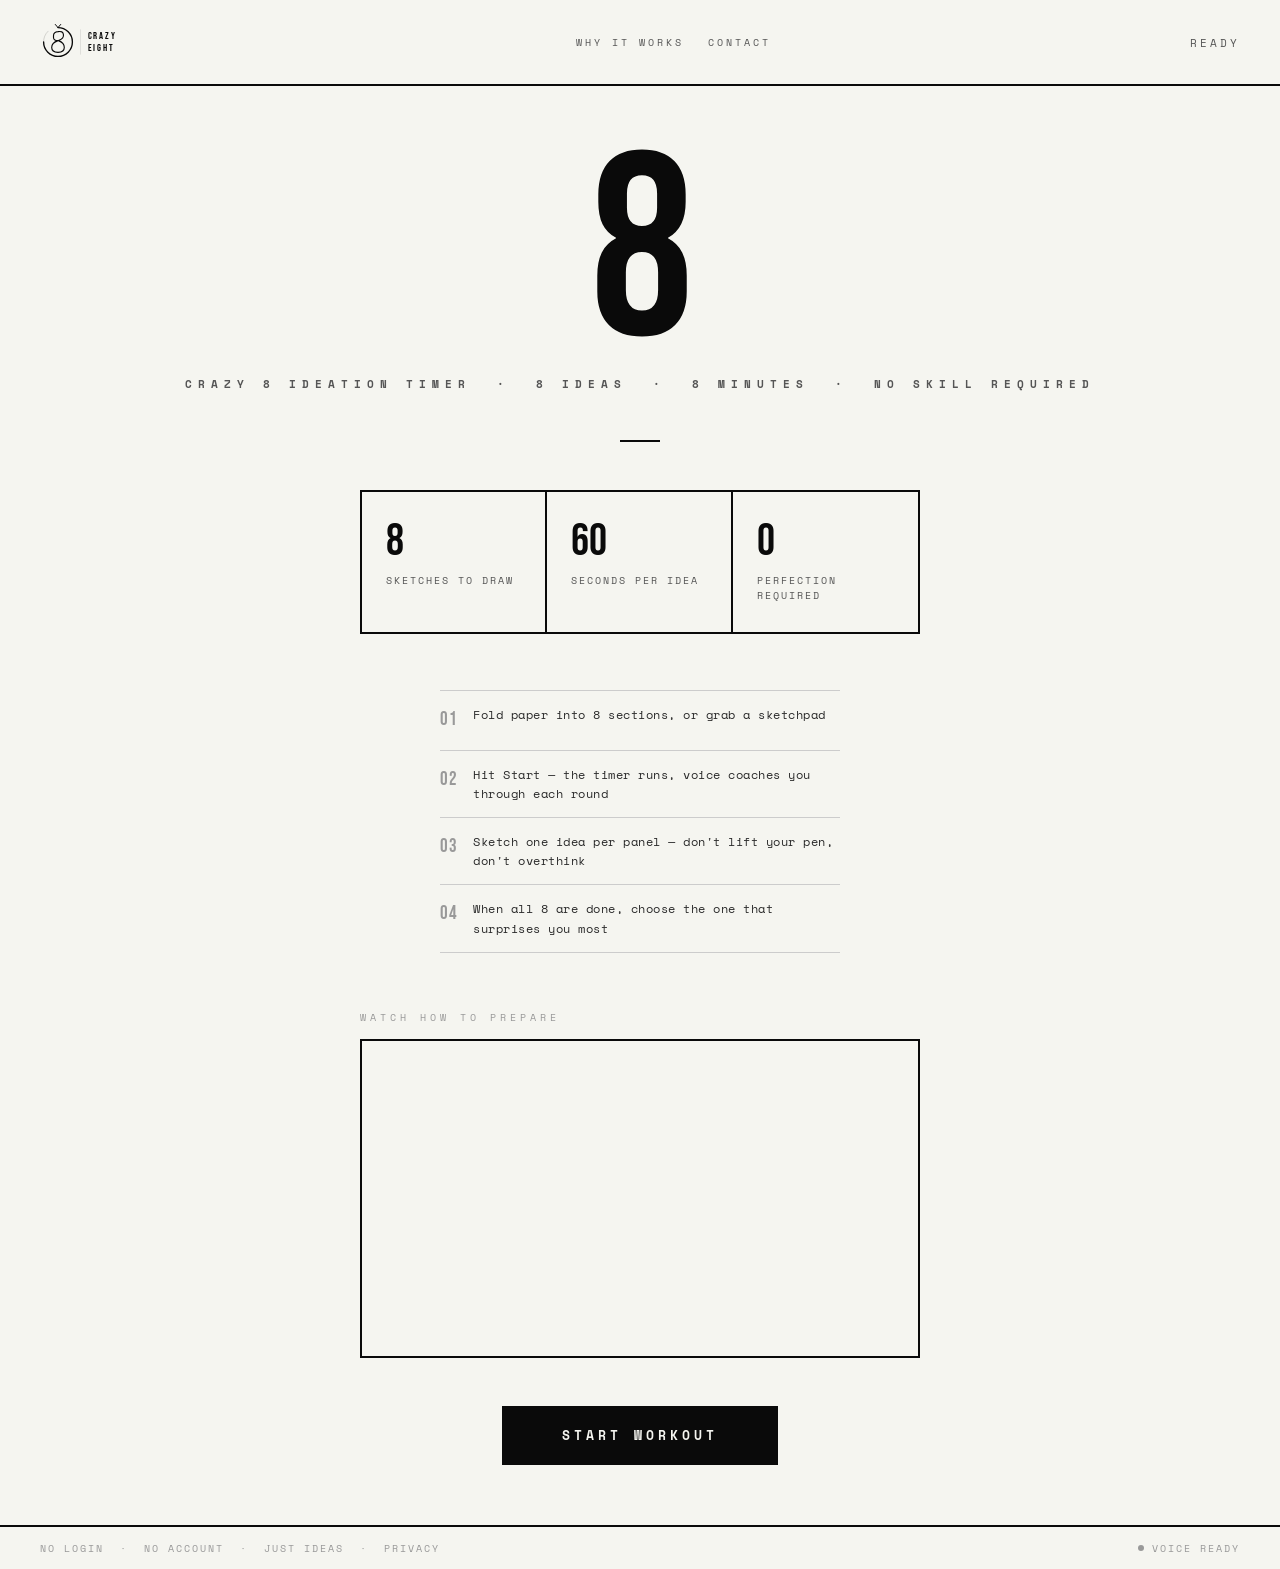
<file: index.html>
<!DOCTYPE html>
<html lang="en">
<head>
  <meta charset="UTF-8">
  <meta name="viewport" content="width=device-width, initial-scale=1.0">
  <title>Crazy 8 Ideation Timer | Free Design Sprint Tool</title>
  <meta name="description" content="Run a Crazy 8 ideation session in your browser. Free timed tool that coaches you through 8 sketches in 8 minutes requires no account, no install, just ideas.">
  <meta name="keywords" content="crazy 8 ideation, crazy eights design sprint, ideation timer, design sprint exercise, 8 ideas 8 minutes, UX ideation tool">
  <link rel="canonical" href="https://crazy8ideation.com/">
  <link rel="icon" type="image/svg+xml" href="/favicon.svg">

  <!-- Metadata for SEO -->
  <meta property="og:type" content="website">
  <meta property="og:url" content="https://crazy8ideation.com/">
  <meta property="og:title" content="Crazy 8 Ideation Timer | Free Design Sprint Tool">
  <meta property="og:description" content="8 ideas in 8 minutes. Free browser-based timer with voice coaching for the Crazy 8 design sprint exercise. No account required.">
  <meta name="twitter:card" content="summary">
  <meta name="twitter:title" content="Crazy 8 Ideation Timer | Free Design Sprint Tool">
  <meta name="twitter:description" content="8 ideas in 8 minutes. Free browser-based timer with voice coaching for the Crazy 8 design sprint exercise.">

  <!-- Structured data -->
  <script type="application/ld+json">
  {
    "@context": "https://schema.org",
    "@type": "WebApplication",
    "name": "Crazy 8 Ideation Timer",
    "url": "https://crazy8ideation.com/",
    "description": "A free browser-based timer for the Crazy 8 design sprint ideation exercise. Guides you through 8 sketches in 8 minutes with voice coaching and visual progress tracking.",
    "applicationCategory": "DesignApplication",
    "operatingSystem": "Any",
    "browserRequirements": "Requires JavaScript",
    "offers": {
      "@type": "Offer",
      "price": "0",
      "priceCurrency": "GBP"
    },
    "featureList": [
      "8-round countdown timer with visual ring",
      "Voice coaching between rounds",
      "Visual sketch progress tracker",
      "Convergent thinking reflection prompts",
      "No account or installation required"
    ]
  }
  </script>

  <link rel="preconnect" href="https://fonts.googleapis.com">
  <link rel="preconnect" href="https://fonts.gstatic.com" crossorigin>
  <link href="https://fonts.googleapis.com/css2?family=Space+Mono:wght@400;700&family=Bebas+Neue&display=swap" rel="stylesheet">
  <link rel="stylesheet" href="crazy_eight.css">
</head>
<body>
  <div class="shell">

    <!-- Header Section -->
    <header class="topbar">
      <a class="wordmark wordmark-link" href="index.html" onclick="resetToStart(); return false;" aria-label="Crazy 8 — go to home">
        <svg viewBox="0 0 260 80" height="36" xmlns="http://www.w3.org/2000/svg" aria-hidden="true">
          <path d="M40 8 A32 32 0 1 1 8 40" fill="none" stroke="var(--black)" stroke-width="3" stroke-linecap="round"/>
          <path d="M8 40 A32 32 0 0 1 18 16" fill="none" stroke="var(--black)" stroke-width="1.2" stroke-linecap="round" opacity=".28"/>
          <line x1="40" y1="8" x2="34" y2="1" stroke="var(--black)" stroke-width="2.2" stroke-linecap="round"/>
          <line x1="40" y1="8" x2="46" y2="1" stroke="var(--black)" stroke-width="2.2" stroke-linecap="round"/>
          <path d="M30 26 Q30 18 40 17 Q51 15 52 23 Q54 32 41 37 Q54 42 54 52 Q54 62 40 63 Q26 62 26 52 Q26 42 40 37 Q30 37 30 30Z" fill="none" stroke="var(--black)" stroke-width="2.5" stroke-linecap="round" stroke-linejoin="round"/>
          <line x1="90" y1="12" x2="90" y2="68" stroke="var(--black)" stroke-width="1" opacity=".2"/>
          <text x="106" y="34" style="font-size:22px;font-weight:400;fill:var(--black);font-family:'Bebas Neue',sans-serif;letter-spacing:4px;">CRAZY</text>
          <text x="106" y="60" style="font-size:22px;font-weight:400;fill:var(--black);font-family:'Bebas Neue',sans-serif;letter-spacing:4px;">EIGHT</text>
        </svg>
      </a>
      <nav class="topbar-nav">
        <a class="topbar-nav-link" href="why.html">Why It Works</a>
        <a class="topbar-nav-link" href="contact.html">Contact</a>
      </nav>
      <div class="topbar-status" id="topbarStatus">READY</div>
    </header>

    <!-- Main Section -->
    <main>
    <!-- Onboarding Section -->
    <section class="screen active" id="startScreen">

      <!-- Hero Section-->
      <div class="hero-number">8</div>
      <h1 class="hero-label">Crazy 8 Ideation Timer &nbsp;·&nbsp; 8 Ideas &nbsp;·&nbsp; 8 Minutes &nbsp;·&nbsp; No Skill Required</h1>
      <div class="divider"></div>

      <div class="rule-grid">
        <div class="rule-item">
          <div class="rule-n">8</div>
          <div class="rule-txt">Sketches to draw</div>
        </div>
        <div class="rule-item">
          <div class="rule-n">60</div>
          <div class="rule-txt">Seconds per idea</div>
        </div>
        <div class="rule-item">
          <div class="rule-n">0</div>
          <div class="rule-txt">Perfection required</div>
        </div>
      </div>

      <div class="how-list">
        <div class="how-list-item">
          <span class="how-n">01</span>
          <span>Fold paper into 8 sections, or grab a sketchpad</span>
        </div>
        <div class="how-list-item">
          <span class="how-n">02</span>
          <span>Hit Start — the timer runs, voice coaches you through each round</span>
        </div>
        <div class="how-list-item">
          <span class="how-n">03</span>
          <span>Sketch one idea per panel — don't lift your pen, don't overthink</span>
        </div>
        <div class="how-list-item">
          <span class="how-n">04</span>
          <span>When all 8 are done, choose the one that surprises you most</span>
        </div>
      </div>

      <div class="video-section">
        <div class="video-label">Watch how to prepare</div>
        <div class="video-wrap">
          <iframe
            src="https://www.youtube.com/embed/UXOLJy0E7Pg?start=75"
            title="How to prepare for the Crazy 8 exercise?"
            allow="accelerometer; autoplay; clipboard-write; encrypted-media; gyroscope; picture-in-picture"
            allowfullscreen>
          </iframe>
        </div>
      </div>

      <button class="btn-start" onclick="startWorkout()">
        <span>Start Workout</span>
      </button>

    </section>

    <!-- Timer Section -->
    <section class="screen" id="exerciseScreen">

      <!-- Left panel: timer + controls -->
      <div class="panel-left">

        <div class="round-meta">
          <div class="round-tag">Round <span id="roundNum">1</span> of 8</div>
          <div class="round-prompt" id="promptText">Sketch your first idea</div>
          <div class="prompt-hint" id="promptHint"></div>
        </div>

        <div class="timer-wrap">
          <svg class="timer-svg" viewBox="0 0 200 200">
            <circle class="t-bg" cx="100" cy="100" r="92"/>
            <circle class="t-ring" id="tRing" cx="100" cy="100" r="92"/>
          </svg>
          <div class="timer-face">
            <div class="timer-digits" id="timerDigits">60</div>
            <div class="timer-sub">seconds</div>
          </div>
        </div>

        <div class="progress-wrap">
          <div class="progress-meta">
            <span>Overall Progress</span>
            <span id="progressLabel">0 / 8</span>
          </div>
          <div class="progress-track">
            <div class="progress-thumb" id="progressThumb" style="width:0%"></div>
          </div>
        </div>

        <div class="controls">
          <button class="ctrl-btn" id="pauseBtn" onclick="togglePause()" title="Pause / Resume">II</button>
          <button class="ctrl-btn" onclick="stopWorkout()" title="Stop">&#9632;</button>
          <button class="ctrl-btn active-ctrl" id="voiceBtn" onclick="toggleVoice()" title="Voice on/off">&#9834;</button>
          <span class="voice-label">Voice</span>
        </div>

      </div>

      <!-- Right panel: sketch tracker -->
      <div class="panel-right">
        <div class="panel-right-label">Your Sketches</div>
        <div class="sketch-list" id="sketchList">
          <!-- Filled by JavaScript -->
        </div>
      </div>

    </section>

    <!-- Convergence Section -->
    <section class="screen" id="completionScreen">

      <div class="done-tag">Workout Complete</div>
      <div class="done-title">DONE.</div>
      <div class="done-divider"></div>
      <p class="done-message">
        Eight ideas in eight minutes.<br>
        Your creative muscle just got stronger.
      </p>

      <div class="reflection-section">
        <div class="reflection-intro">Now we can slow down.</div>
        <ul class="reflection-list">
          <li class="reflection-q">VOTE or SELECT THE BEST</li>
          <li class="reflection-q">Which idea surprises you?</li>
          <li class="reflection-q">Which idea solves the problem best?</li>
          <li class="reflection-q">Can two ideas be combined?</li>
        </ul>
      </div>

      <div class="done-stats">
        <div class="done-stat">
          <div class="done-stat-n">8</div>
          <div class="done-stat-l">Ideas created</div>
        </div>
        <div class="done-stat">
          <div class="done-stat-n">8m</div>
          <div class="done-stat-l">Total time</div>
        </div>
        <div class="done-stat">
          <div class="done-stat-n">∞</div>
          <div class="done-stat-l">Possibilities</div>
        </div>
      </div>

      <div class="btn-row">
        <button class="btn-ghost" onclick="restartWorkout()">Again</button>
        <button class="btn-ghost" onclick="resetToStart()">Home</button>
      </div>

    </section>

    </main>

    <!-- Footer Section -->
    <footer class="bottombar">
      <div class="bottombar-note">No login &nbsp;·&nbsp; No account &nbsp;·&nbsp; Just ideas &nbsp;·&nbsp; <a class="footer-privacy-link" href="privacy.html">Privacy</a></div>
      <div class="voice-status">
        <div class="voice-dot" id="voiceDot"></div>
        <span id="voiceStatusText">Voice ready</span>
      </div>
    </footer>

  </div><!-- /shell -->


  <script src="crazy_eight.js"></script>
</body>
</html>
</file>
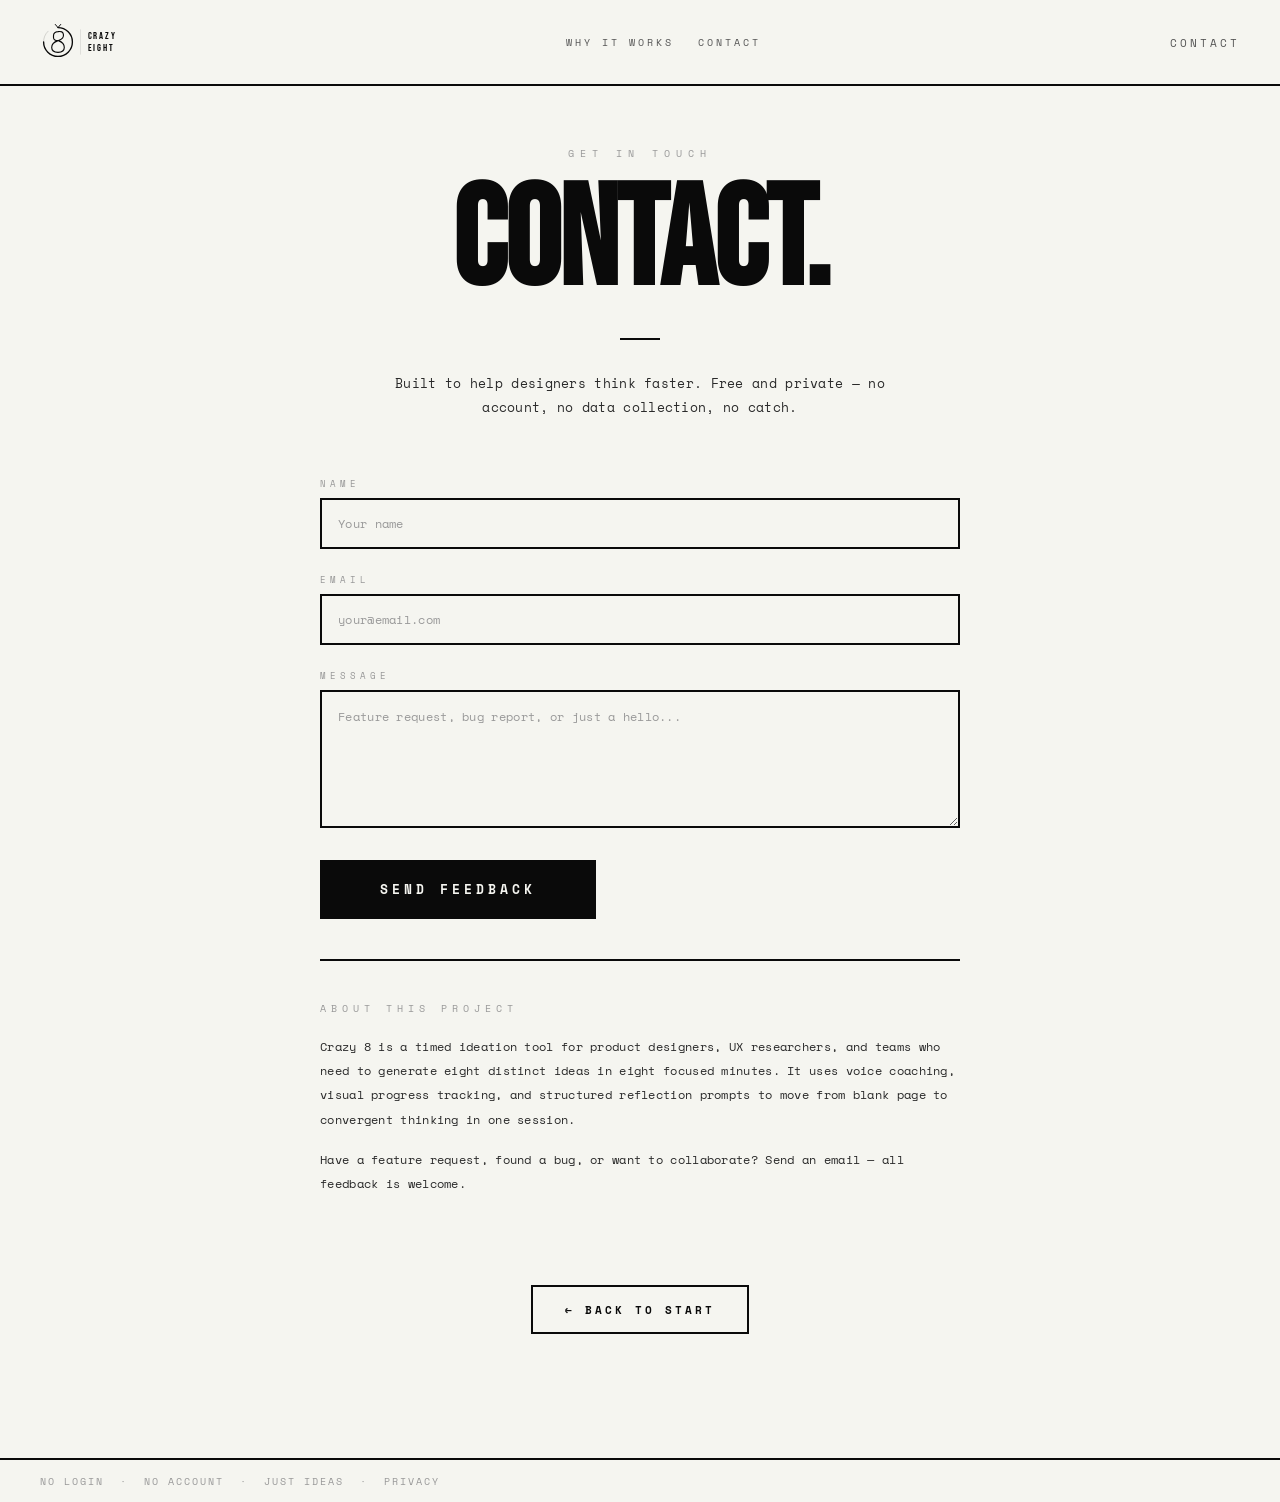
<file: contact.html>
<!DOCTYPE html>
<html lang="en">
<head>
  <meta charset="UTF-8">
  <meta name="viewport" content="width=device-width, initial-scale=1.0">
  <title>Contact - Crazy 8 Ideation Timer</title>
  <meta name="description" content="Send feedback, report a bug, or get in touch about the free Crazy 8 ideation timer. No account required, all feedback welcome.">
  <link rel="canonical" href="https://crazy8ideation.com/contact.html">
  <link rel="icon" type="image/svg+xml" href="/favicon.svg">

  <meta property="og:type" content="website">
  <meta property="og:url" content="https://crazy8ideation.com/contact.html">
  <meta property="og:title" content="Contact - Crazy 8 Ideation Timer">
  <meta property="og:description" content="Send feedback, report a bug, or get in touch about the free Crazy 8 ideation timer.">
  <meta name="twitter:card" content="summary">
  <meta name="twitter:title" content="Contact - Crazy 8 Ideation Timer">
  <meta name="twitter:description" content="Send feedback, report a bug, or get in touch about the free Crazy 8 ideation timer.">

  <script type="application/ld+json">
  {
    "@context": "https://schema.org",
    "@type": "ContactPage",
    "name": "Contact Crazy 8 Ideation Timer",
    "url": "https://crazy8ideation.com/contact.html",
    "isPartOf": {
      "@type": "WebSite",
      "name": "Crazy 8 Ideation Timer",
      "url": "https://crazy8ideation.com/"
    }
  }
  </script>

  <link rel="preconnect" href="https://fonts.googleapis.com">
  <link rel="preconnect" href="https://fonts.gstatic.com" crossorigin>
  <link href="https://fonts.googleapis.com/css2?family=Space+Mono:wght@400;700&family=Bebas+Neue&display=swap" rel="stylesheet">
  <link rel="stylesheet" href="crazy_eight.css">
</head>
<body>
  <div class="shell">

    <!-- Header Section -->
    <header class="topbar">
      <a class="wordmark wordmark-link" href="index.html" aria-label="Crazy 8 — go to home">
        <svg viewBox="0 0 260 80" height="36" xmlns="http://www.w3.org/2000/svg" aria-hidden="true">
          <path d="M40 8 A32 32 0 1 1 8 40" fill="none" stroke="var(--black)" stroke-width="3" stroke-linecap="round"/>
          <path d="M8 40 A32 32 0 0 1 18 16" fill="none" stroke="var(--black)" stroke-width="1.2" stroke-linecap="round" opacity=".28"/>
          <line x1="40" y1="8" x2="34" y2="1" stroke="var(--black)" stroke-width="2.2" stroke-linecap="round"/>
          <line x1="40" y1="8" x2="46" y2="1" stroke="var(--black)" stroke-width="2.2" stroke-linecap="round"/>
          <path d="M30 26 Q30 18 40 17 Q51 15 52 23 Q54 32 41 37 Q54 42 54 52 Q54 62 40 63 Q26 62 26 52 Q26 42 40 37 Q30 37 30 30Z" fill="none" stroke="var(--black)" stroke-width="2.5" stroke-linecap="round" stroke-linejoin="round"/>
          <line x1="90" y1="12" x2="90" y2="68" stroke="var(--black)" stroke-width="1" opacity=".2"/>
          <text x="106" y="34" style="font-size:22px;font-weight:400;fill:var(--black);font-family:'Bebas Neue',sans-serif;letter-spacing:4px;">CRAZY</text>
          <text x="106" y="60" style="font-size:22px;font-weight:400;fill:var(--black);font-family:'Bebas Neue',sans-serif;letter-spacing:4px;">EIGHT</text>
        </svg>
      </a>
      <nav class="topbar-nav">
        <a class="topbar-nav-link" href="why.html">Why It Works</a>
        <a class="topbar-nav-link" href="contact.html">Contact</a>
      </nav>
      <div class="topbar-status">CONTACT</div>
    </header>

    <main>
    <section class="screen active" id="contactScreen">

      <div class="page-hero">
        <div class="page-eyebrow">Get in Touch</div>
        <h1 class="page-big-title">CONTACT.</h1>
        <div class="done-divider" style="margin:32px auto;"></div>
        <p class="page-intro">Built to help designers think faster. Free and private — no account, no data collection, no catch.</p>
      </div>

      <form class="feedback-form" name="feedback" method="POST" action="/success.html" data-netlify="true" id="feedbackForm">
        <input type="hidden" name="form-name" value="feedback">
        <div class="form-group">
          <label class="form-label" for="feedbackName">Name</label>
          <input class="form-input" type="text" id="feedbackName" name="name" placeholder="Your name" required>
        </div>
        <div class="form-group">
          <label class="form-label" for="feedbackEmail">Email</label>
          <input class="form-input" type="email" id="feedbackEmail" name="reply-to" placeholder="your@email.com">
        </div>
        <div class="form-group">
          <label class="form-label" for="feedbackMessage">Message</label>
          <textarea class="form-textarea" id="feedbackMessage" name="message" rows="5" placeholder="Feature request, bug report, or just a hello..." required></textarea>
        </div>
        <button class="btn-start" type="submit"><span>Send Feedback</span></button>
      </form>
      <p id="feedbackSuccess" style="display:none; margin-top:16px; font-size:0.78rem; letter-spacing:1px; text-transform:uppercase;">Message sent. Thanks!</p>

      <div class="contact-about">
        <div class="contact-about-label">About this project</div>
        <p class="contact-about-text">Crazy 8 is a timed ideation tool for product designers, UX researchers, and teams who need to generate eight distinct ideas in eight focused minutes. It uses voice coaching, visual progress tracking, and structured reflection prompts to move from blank page to convergent thinking in one session.</p>
        <p class="contact-about-text">Have a feature request, found a bug, or want to collaborate? Send an email — all feedback is welcome.</p>
      </div>

      <div class="page-back">
        <a class="btn-ghost" href="index.html">&#8592; Back to Start</a>
      </div>

    </section>
    </main>

    <!-- Footer Section -->
    <footer class="bottombar">
      <div class="bottombar-note">No login &nbsp;·&nbsp; No account &nbsp;·&nbsp; Just ideas &nbsp;·&nbsp; <a class="footer-privacy-link" href="privacy.html">Privacy</a></div>
    </footer>

  </div><!-- /shell -->

  <script>
    document.getElementById('feedbackForm').addEventListener('submit', function(e) {
      e.preventDefault();
      var form = this;
      fetch('/', {
        method: 'POST',
        headers: { 'Content-Type': 'application/x-www-form-urlencoded' },
        body: new URLSearchParams(new FormData(form)).toString()
      }).then(function() {
        form.style.display = 'none';
        document.getElementById('feedbackSuccess').style.display = 'block';
      }).catch(function() {
        alert('Something went wrong. Please try again.');
      });
    });
  </script>
</body>
</html>
</file>
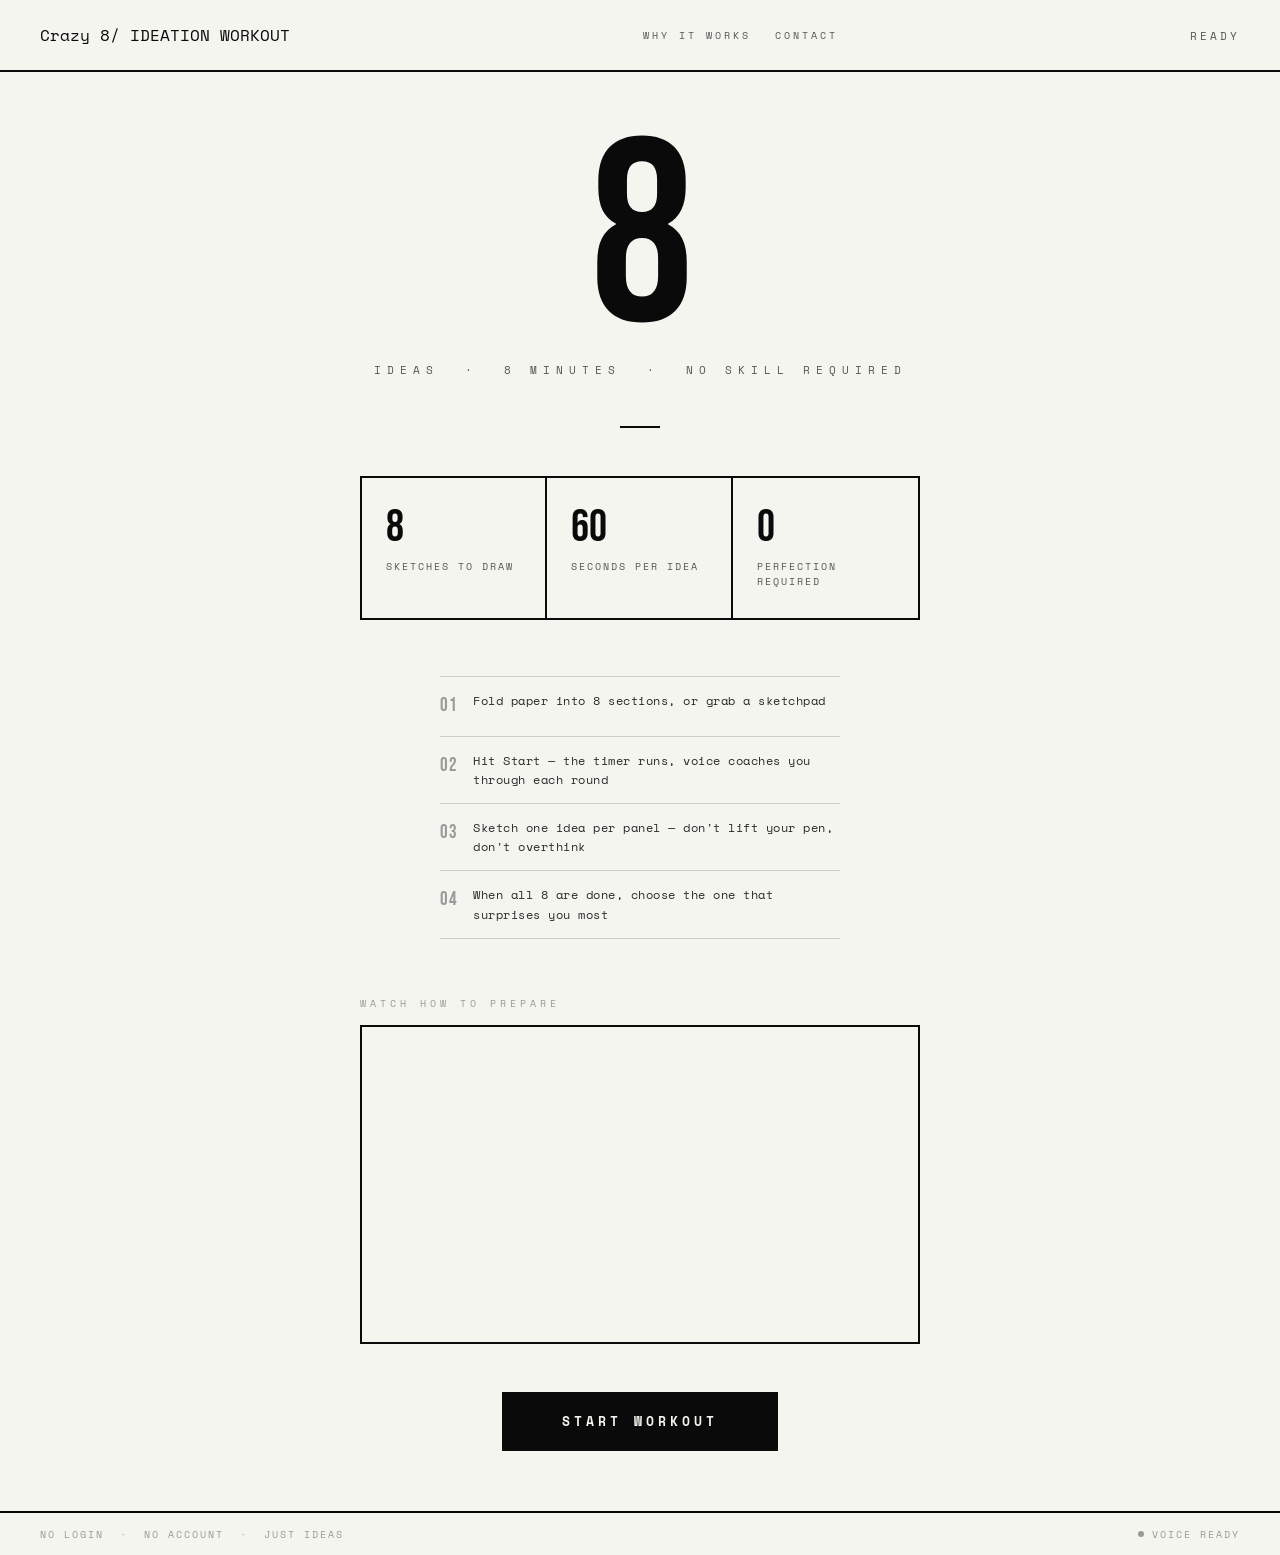
<file: crazy_eight_minimal.html>
<!DOCTYPE html>
<html lang="en">
<head>
  <meta charset="UTF-8">
  <meta name="viewport" content="width=device-width, initial-scale=1.0">
  <title>Crazy 8 - Ideation Exercise</title>
  <link href="https://fonts.googleapis.com/css2?family=Space+Mono:wght@400;700&family=Bebas+Neue&display=swap" rel="stylesheet">
  <link rel="stylesheet" href="crazy_eight.css">
</head>
<body>
  <div class="shell">

    <!-- Header Section -->
    <header class="topbar">
      <div class="wordmark">Crazy 8 <span>/ IDEATION WORKOUT</span></div>
      <nav class="topbar-nav">
        <button class="topbar-nav-link" onclick="showWhy()">Why It Works</button>
        <button class="topbar-nav-link" onclick="showContact()">Contact</button>
      </nav>
      <div class="topbar-status" id="topbarStatus">READY</div>
    </header>

    <!-- Main Section -->
    <main>
    <!-- Onboarding Section -->
    <section class="screen active" id="startScreen">

      <!-- Hero Section-->
      <div class="hero-number">8</div>
      <div class="hero-label">Ideas &nbsp;·&nbsp; 8 Minutes &nbsp;·&nbsp; No Skill Required</div>
      <div class="divider"></div>

      <div class="rule-grid">
        <div class="rule-item">
          <div class="rule-n">8</div>
          <div class="rule-txt">Sketches to draw</div>
        </div>
        <div class="rule-item">
          <div class="rule-n">60</div>
          <div class="rule-txt">Seconds per idea</div>
        </div>
        <div class="rule-item">
          <div class="rule-n">0</div>
          <div class="rule-txt">Perfection required</div>
        </div>
      </div>

      <div class="how-list">
        <div class="how-list-item">
          <span class="how-n">01</span>
          <span>Fold paper into 8 sections, or grab a sketchpad</span>
        </div>
        <div class="how-list-item">
          <span class="how-n">02</span>
          <span>Hit Start — the timer runs, voice coaches you through each round</span>
        </div>
        <div class="how-list-item">
          <span class="how-n">03</span>
          <span>Sketch one idea per panel — don't lift your pen, don't overthink</span>
        </div>
        <div class="how-list-item">
          <span class="how-n">04</span>
          <span>When all 8 are done, choose the one that surprises you most</span>
        </div>
      </div>

      <div class="video-section">
        <div class="video-label">Watch how to prepare</div>
        <div class="video-wrap">
          <iframe
            src="https://www.youtube.com/embed/UXOLJy0E7Pg?start=75"
            title="How to prepare for the Crazy 8 exercise"
            allow="accelerometer; autoplay; clipboard-write; encrypted-media; gyroscope; picture-in-picture"
            allowfullscreen>
          </iframe>
        </div>
      </div>

      <button class="btn-start" onclick="startWorkout()">
        <span>Start Workout</span>
      </button>

    </section>

    <!-- Timer Section -->
    <section class="screen" id="exerciseScreen">

      <!-- Left panel: timer + controls -->
      <div class="panel-left">

        <div class="round-meta">
          <div class="round-tag">Round <span id="roundNum">1</span> of 8</div>
          <div class="round-prompt" id="promptText">Sketch your first idea</div>
          <div class="prompt-hint" id="promptHint"></div>
        </div>

        <div class="timer-wrap">
          <svg class="timer-svg" viewBox="0 0 200 200">
            <circle class="t-bg" cx="100" cy="100" r="92"/>
            <circle class="t-ring" id="tRing" cx="100" cy="100" r="92"/>
          </svg>
          <div class="timer-face">
            <div class="timer-digits" id="timerDigits">60</div>
            <div class="timer-sub">seconds</div>
          </div>
        </div>

        <div class="progress-wrap">
          <div class="progress-meta">
            <span>Overall Progress</span>
            <span id="progressLabel">0 / 8</span>
          </div>
          <div class="progress-track">
            <div class="progress-thumb" id="progressThumb" style="width:0%"></div>
          </div>
        </div>

        <div class="controls">
          <button class="ctrl-btn" id="pauseBtn" onclick="togglePause()" title="Pause / Resume">II</button>
          <button class="ctrl-btn" onclick="stopWorkout()" title="Stop">&#9632;</button>
          <button class="ctrl-btn active-ctrl" id="voiceBtn" onclick="toggleVoice()" title="Voice on/off">&#9834;</button>
          <span class="voice-label">Voice</span>
        </div>

      </div>

      <!-- Right panel: sketch tracker -->
      <div class="panel-right">
        <div class="panel-right-label">Your Sketches</div>
        <div class="sketch-list" id="sketchList">
          <!-- Filled by JavaScript -->
        </div>
      </div>

    </section>

    <!-- Convergence Section -->
    <section class="screen" id="completionScreen">

      <div class="done-tag">Workout Complete</div>
      <div class="done-title">DONE.</div>
      <div class="done-divider"></div>
      <p class="done-message">
        Eight ideas in eight minutes.<br>
        Your creative muscle just got stronger.
      </p>

      <div class="reflection-section">
        <div class="reflection-intro">Now we can slow down.</div>
        <ul class="reflection-list">
          <li class="reflection-q">VOTE or SELECT THE BEST</li>
          <li class="reflection-q">Which idea surprises you?</li>
          <li class="reflection-q">Which idea solves the problem best?</li>
          <li class="reflection-q">Can two ideas be combined?</li>
        </ul>
      </div>

      <div class="done-stats">
        <div class="done-stat">
          <div class="done-stat-n">8</div>
          <div class="done-stat-l">Ideas created</div>
        </div>
        <div class="done-stat">
          <div class="done-stat-n">8m</div>
          <div class="done-stat-l">Total time</div>
        </div>
        <div class="done-stat">
          <div class="done-stat-n">∞</div>
          <div class="done-stat-l">Possibilities</div>
        </div>
      </div>

      <div class="btn-row">
        <button class="btn-ghost" onclick="restartWorkout()">Again</button>
        <button class="btn-ghost" onclick="resetToStart()">Home</button>
      </div>

    </section>

    <!-- Why It Works Section -->
    <section class="screen" id="whyScreen">

      <div class="page-hero">
        <div class="page-eyebrow">The Science Behind It</div>
        <div class="page-big-title">WHY IT<br>WORKS.</div>
        <div class="done-divider" style="margin:32px auto;"></div>
        <p class="page-intro">Crazy 8 works not despite its constraints — because of them. Time pressure, quantity requirements, and analog tools trigger distinct cognitive states that digital brainstorming alone cannot replicate.</p>
      </div>

      <div class="why-blocks">

        <div class="why-block">
          <div class="why-block-header">
            <span class="why-block-n">01</span>
            <span class="why-block-tag">Divergent Thinking</span>
          </div>
          <div class="why-block-title">QUANTITY FORCES QUALITY</div>
          <p class="why-block-text">The first seven rounds push you into divergent mode — generating ideas without judgment. Sixty seconds is too short to second-guess yourself. You sketch and move on before your inner critic can speak.</p>
          <p class="why-block-text">Over eight rounds you're pushed past the safe first answer, past the variation-of-the-first-idea, and into territory you wouldn't reach by thinking alone. Research consistently shows the most original ideas emerge in later cycles — after the obvious has been exhausted. Crazy 8 guarantees you get there.</p>
          <div class="why-stats">
            <div class="why-stat">
              <div class="why-stat-n">60s</div>
              <div class="why-stat-l">Too short to second-guess yourself</div>
            </div>
            <div class="why-stat">
              <div class="why-stat-n">8</div>
              <div class="why-stat-l">Ideas pushes exploration past the obvious</div>
            </div>
            <div class="why-stat">
              <div class="why-stat-n">5–8</div>
              <div class="why-stat-l">Rounds where the best ideas tend to appear</div>
            </div>
          </div>
        </div>

        <div class="why-block">
          <div class="why-block-header">
            <span class="why-block-n">02</span>
            <span class="why-block-tag">Convergent Thinking</span>
          </div>
          <div class="why-block-title">SELECTING AND COMBINING</div>
          <p class="why-block-text">Round 8 shifts your mind toward synthesis. After generating at speed, the brain craves evaluation. The completion prompts aren't decoration — they're a deliberate phase change built into the structure.</p>
          <ul class="why-list">
            <li class="why-list-item">
              <span class="why-list-q">Which idea surprises you?</span>
              <span class="why-list-a">Surprise signals genuine novelty — unexpected ideas are always worth a closer look.</span>
            </li>
            <li class="why-list-item">
              <span class="why-list-q">Which solves the problem best?</span>
              <span class="why-list-a">Returns you to the original brief after a session of unconstrained thinking.</span>
            </li>
            <li class="why-list-item">
              <span class="why-list-q">Can two ideas be combined?</span>
              <span class="why-list-a">Hybrid ideas frequently outperform either source. This is where breakthroughs tend to live.</span>
            </li>
          </ul>
          <p class="why-block-text">The gap between making and evaluating is critical. Crazy 8 builds that gap into its structure — you cannot skip from generation directly to execution.</p>
        </div>

        <div class="why-block">
          <div class="why-block-header">
            <span class="why-block-n">03</span>
            <span class="why-block-tag">Paper &amp; Pencil</span>
          </div>
          <div class="why-block-title">LOW FIDELITY IS THE FEATURE</div>
          <p class="why-block-text">A pencil sketch made in 60 seconds cannot be mistaken for a finished product. That roughness is not a limitation — it is the entire point.</p>
          <div class="why-pillars">
            <div class="why-pillar">
              <div class="why-pillar-title">Low fidelity = low attachment</div>
              <p class="why-pillar-text">When you've spent 60 seconds on a drawing, you can discard it without hesitation. When you've spent three hours on a digital mockup, you can't. Paper removes the sunk-cost trap from the process entirely.</p>
            </div>
            <div class="why-pillar">
              <div class="why-pillar-title">Sketches invite collaboration</div>
              <p class="why-pillar-text">A rough box with an arrow communicates "there's a button here" without accidentally fixing the visual design. Polished mockups shut down feedback. Rough sketches open it up and invite challenge.</p>
            </div>
            <div class="why-pillar">
              <div class="why-pillar-title">Inclusive by default</div>
              <p class="why-pillar-text">Anyone can participate regardless of software skills. A pen is the universal design tool. The playing field is completely flat — no Figma licence, no learning curve, no barrier.</p>
            </div>
            <div class="why-pillar">
              <div class="why-pillar-title">Research supports it</div>
              <p class="why-pillar-text">Studies on design fixation (Jansson &amp; Smith, 1991) show high-fidelity references early in the process constrain output — designers copy features rather than explore alternatives. Research in embodied cognition shows the physical act of drawing activates spatial reasoning and motor memory in ways digital tools do not replicate.</p>
            </div>
          </div>
        </div>

      </div>

      <div class="page-back">
        <button class="btn-ghost" onclick="resetToStart()">&#8592; Back to Start</button>
      </div>

    </section>

    <!-- Contact Section -->
    <section class="screen" id="contactScreen">

      <div class="page-hero">
        <div class="page-eyebrow">Get in Touch</div>
        <div class="page-big-title">CONTACT.</div>
        <div class="done-divider" style="margin:32px auto;"></div>
        <p class="page-intro">Built to help designers think faster. Free, open source, and private — no account, no data collection, no catch.</p>
      </div>

      <div class="contact-items">
        <a class="contact-item" href="mailto:generaljibson@gmail.com">
          <div class="contact-item-label">Email</div>
          <div class="contact-item-value">generaljibson@gmail.com</div>
          <div class="contact-item-arrow">&#8594;</div>
        </a>
        <a class="contact-item" href="https://github.com/Aji360/crazy-eight" target="_blank" rel="noopener">
          <div class="contact-item-label">GitHub</div>
          <div class="contact-item-value">Aji360/crazy-eight</div>
          <div class="contact-item-arrow">&#8594;</div>
        </a>
      </div>

      <div class="contact-about">
        <div class="contact-about-label">About this project</div>
        <p class="contact-about-text">Crazy 8 is a timed ideation tool for product designers, UX researchers, and teams who need to generate eight distinct ideas in eight focused minutes. It uses voice coaching, visual progress tracking, and structured reflection prompts to move from blank page to convergent thinking in one session.</p>
        <p class="contact-about-text">Have a feature request, found a bug, or want to collaborate? Open an issue on GitHub or send an email — all feedback is welcome.</p>
      </div>

      <div class="page-back">
        <button class="btn-ghost" onclick="resetToStart()">&#8592; Back to Start</button>
      </div>

    </section>

    </main>

    <!-- Footer Section -->
    <footer class="bottombar">
      <div class="bottombar-note">No login &nbsp;·&nbsp; No account &nbsp;·&nbsp; Just ideas</div>
      <div class="voice-status">
        <div class="voice-dot" id="voiceDot"></div>
        <span id="voiceStatusText">Voice ready</span>
      </div>
    </footer>

  </div><!-- /shell -->

  
</body>
  <script src="crazy_eight.js"></script>
</html>
</file>
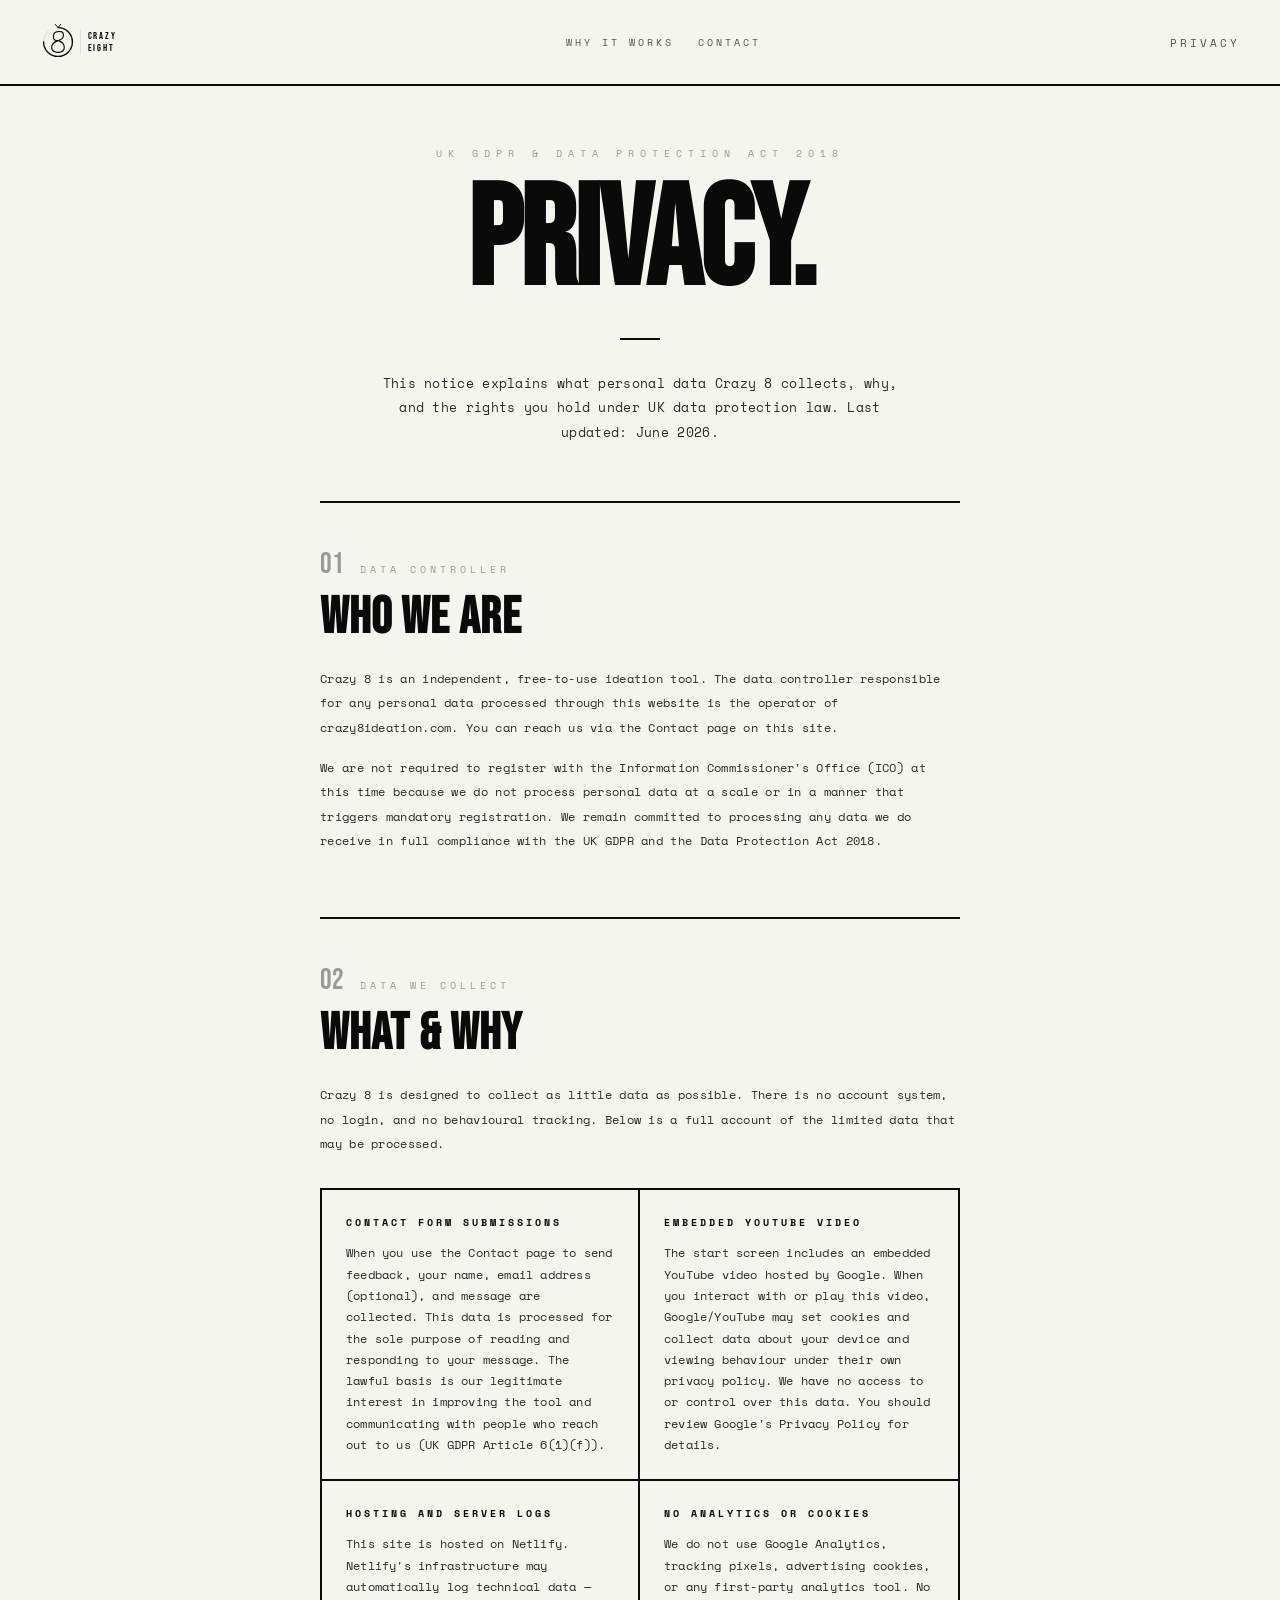
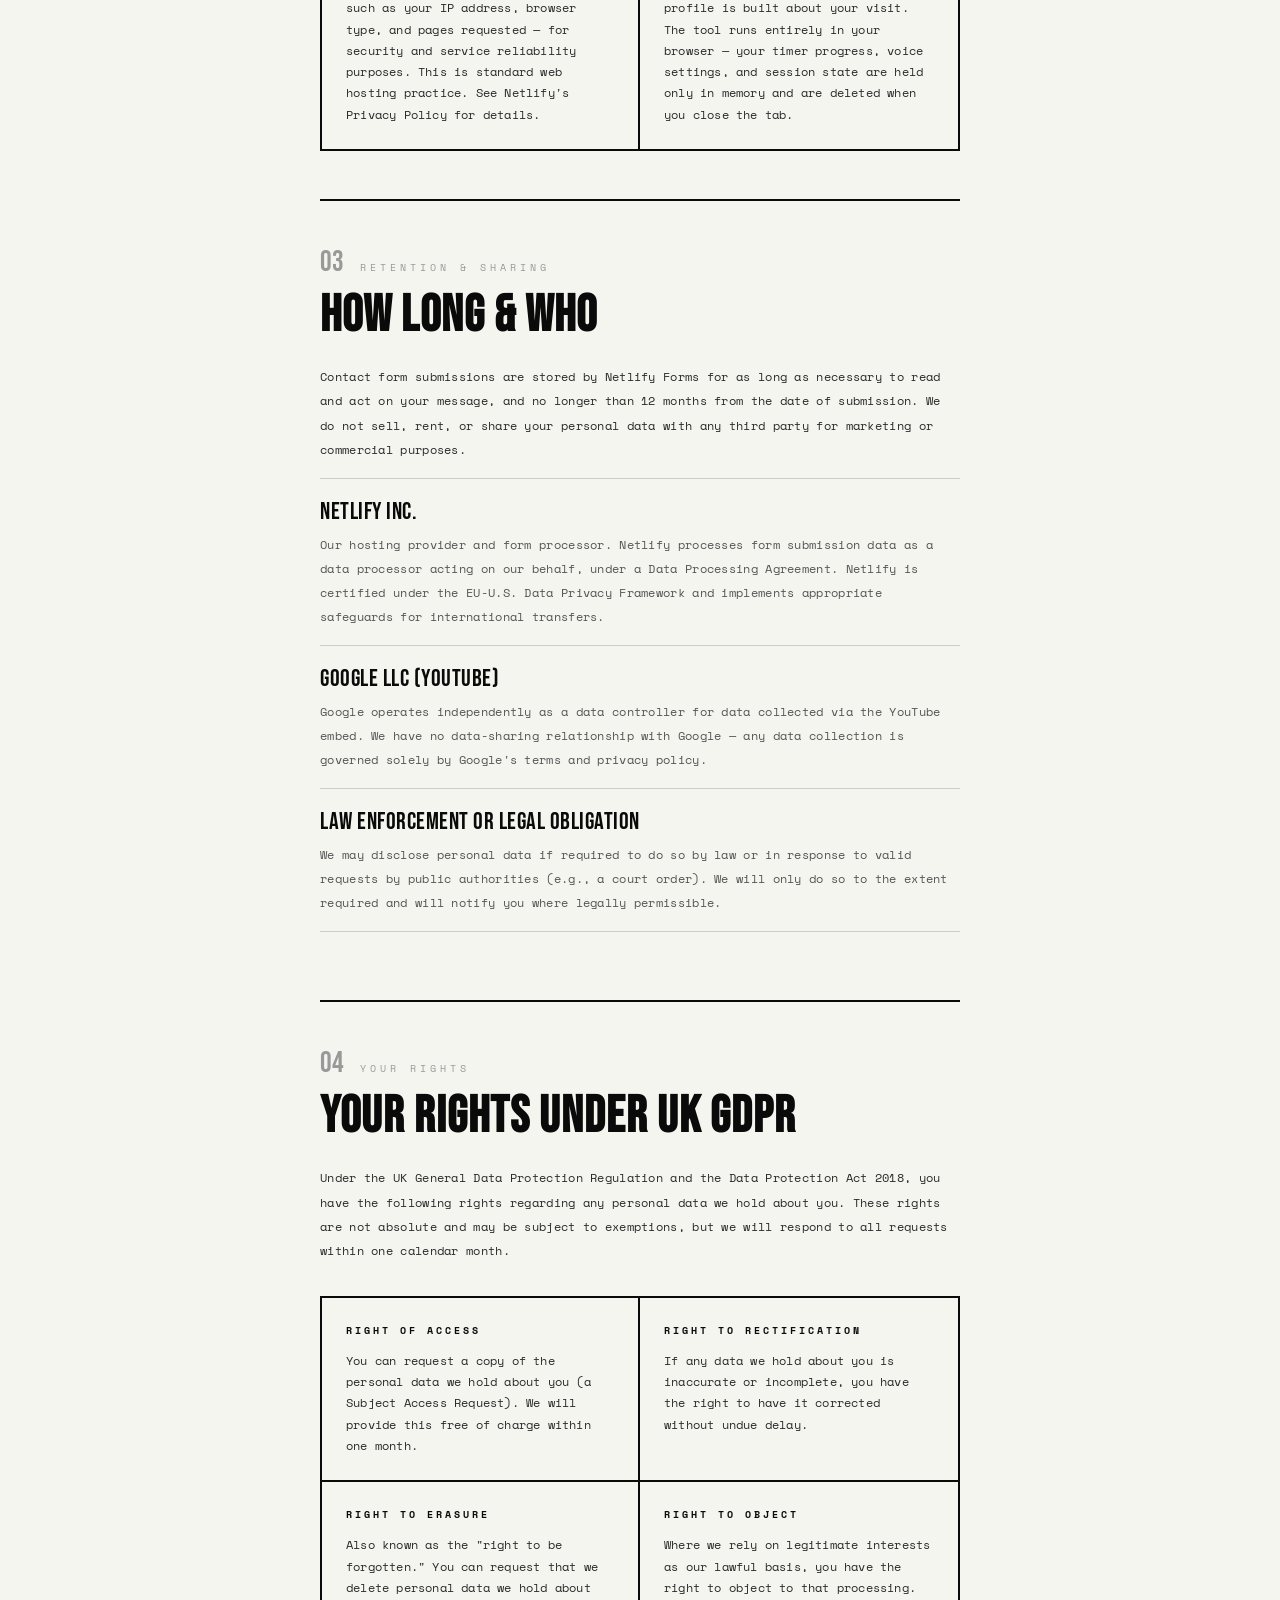
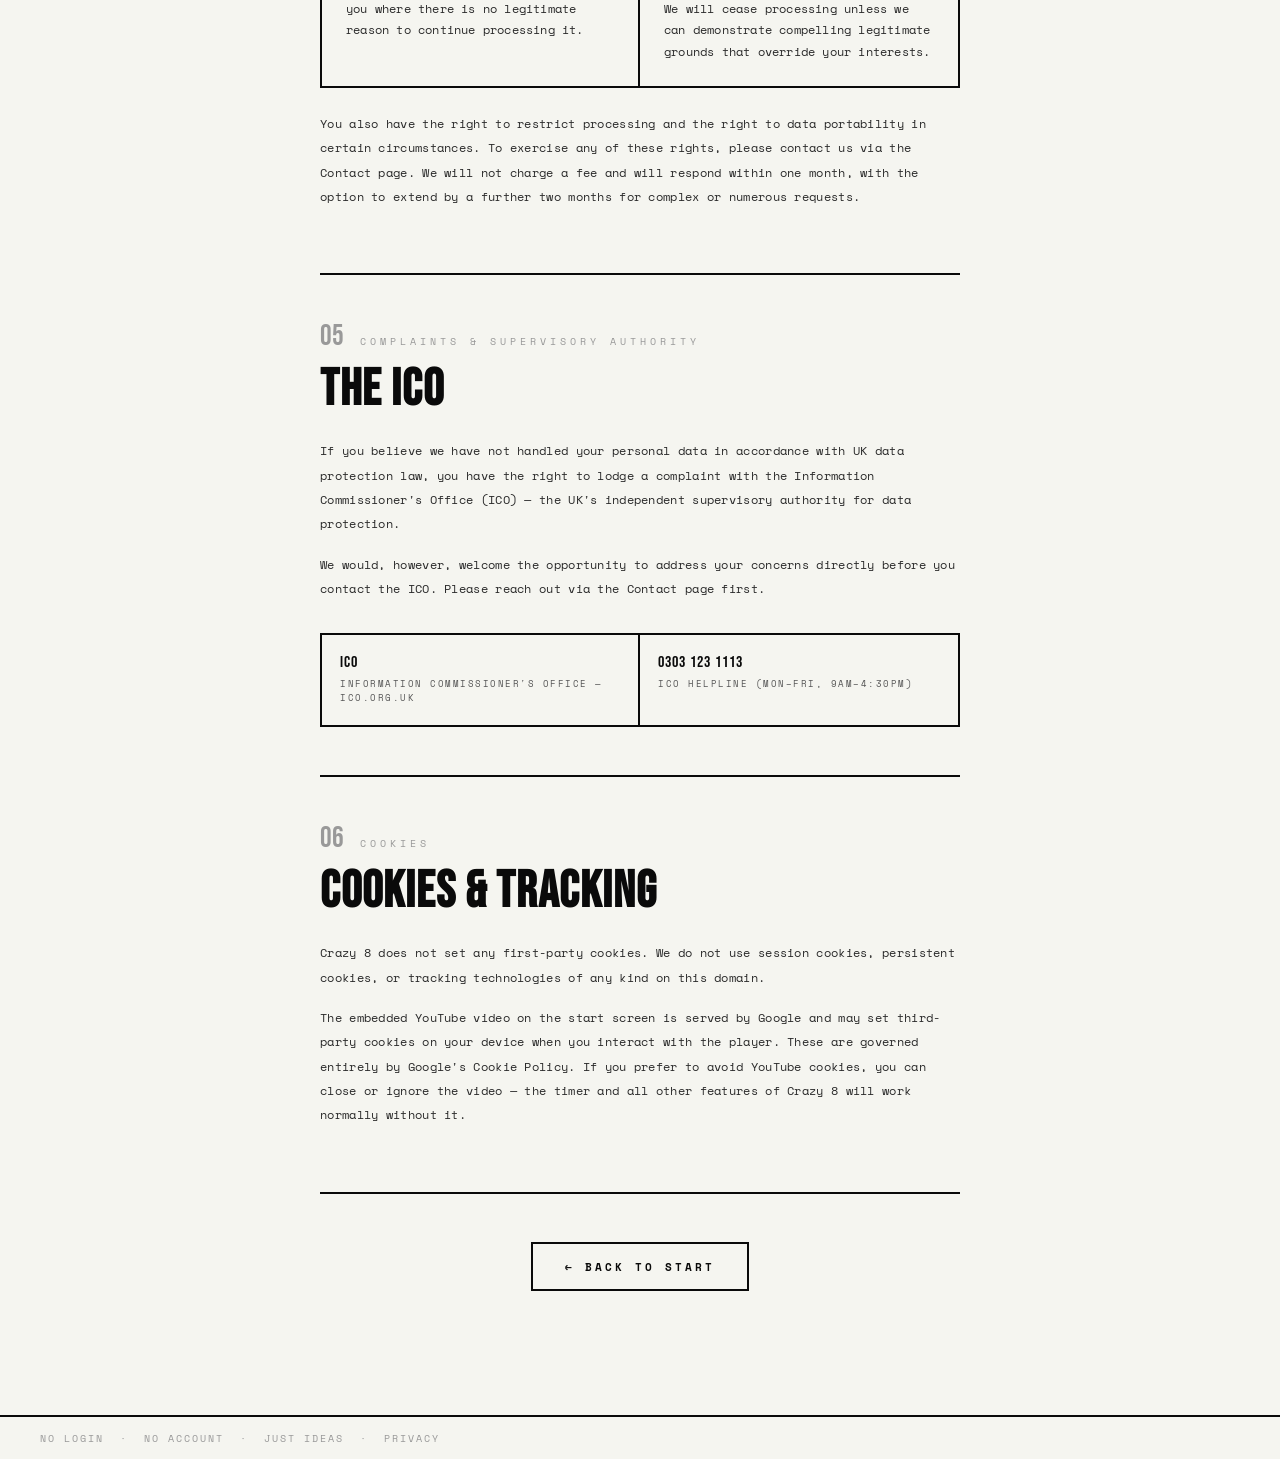
<file: privacy.html>
<!DOCTYPE html>
<html lang="en">
<head>
  <meta charset="UTF-8">
  <meta name="viewport" content="width=device-width, initial-scale=1.0">
  <title>Privacy Policy - Crazy 8 Ideation Timer</title>
  <meta name="description" content="How Crazy 8 handles personal data under UK GDPR and the Data Protection Act 2018: what we collect, why, how long we keep it, and your rights.">
  <link rel="canonical" href="https://crazy8ideation.com/privacy.html">
  <link rel="icon" type="image/svg+xml" href="/favicon.svg">

  <meta property="og:type" content="website">
  <meta property="og:url" content="https://crazy8ideation.com/privacy.html">
  <meta property="og:title" content="Privacy Policy - Crazy 8 Ideation Timer">
  <meta property="og:description" content="How Crazy 8 handles personal data under UK GDPR: what we collect, why, how long we keep it, and your rights.">
  <meta name="twitter:card" content="summary">
  <meta name="twitter:title" content="Privacy Policy - Crazy 8 Ideation Timer">
  <meta name="twitter:description" content="How Crazy 8 handles personal data under UK GDPR: what we collect, why, how long we keep it, and your rights.">
  <meta name="robots" content="noindex, follow">

  <link rel="preconnect" href="https://fonts.googleapis.com">
  <link rel="preconnect" href="https://fonts.gstatic.com" crossorigin>
  <link href="https://fonts.googleapis.com/css2?family=Space+Mono:wght@400;700&family=Bebas+Neue&display=swap" rel="stylesheet">
  <link rel="stylesheet" href="crazy_eight.css">
</head>
<body>
  <div class="shell">

    <!-- Header Section -->
    <header class="topbar">
      <a class="wordmark wordmark-link" href="index.html" aria-label="Crazy 8 — go to home">
        <svg viewBox="0 0 260 80" height="36" xmlns="http://www.w3.org/2000/svg" aria-hidden="true">
          <path d="M40 8 A32 32 0 1 1 8 40" fill="none" stroke="var(--black)" stroke-width="3" stroke-linecap="round"/>
          <path d="M8 40 A32 32 0 0 1 18 16" fill="none" stroke="var(--black)" stroke-width="1.2" stroke-linecap="round" opacity=".28"/>
          <line x1="40" y1="8" x2="34" y2="1" stroke="var(--black)" stroke-width="2.2" stroke-linecap="round"/>
          <line x1="40" y1="8" x2="46" y2="1" stroke="var(--black)" stroke-width="2.2" stroke-linecap="round"/>
          <path d="M30 26 Q30 18 40 17 Q51 15 52 23 Q54 32 41 37 Q54 42 54 52 Q54 62 40 63 Q26 62 26 52 Q26 42 40 37 Q30 37 30 30Z" fill="none" stroke="var(--black)" stroke-width="2.5" stroke-linecap="round" stroke-linejoin="round"/>
          <line x1="90" y1="12" x2="90" y2="68" stroke="var(--black)" stroke-width="1" opacity=".2"/>
          <text x="106" y="34" style="font-size:22px;font-weight:400;fill:var(--black);font-family:'Bebas Neue',sans-serif;letter-spacing:4px;">CRAZY</text>
          <text x="106" y="60" style="font-size:22px;font-weight:400;fill:var(--black);font-family:'Bebas Neue',sans-serif;letter-spacing:4px;">EIGHT</text>
        </svg>
      </a>
      <nav class="topbar-nav">
        <a class="topbar-nav-link" href="why.html">Why It Works</a>
        <a class="topbar-nav-link" href="contact.html">Contact</a>
      </nav>
      <div class="topbar-status">PRIVACY</div>
    </header>

    <main>
    <section class="screen active" id="privacyScreen">

      <div class="page-hero">
        <div class="page-eyebrow">UK GDPR &amp; Data Protection Act 2018</div>
        <h1 class="page-big-title">PRIVACY.</h1>
        <div class="done-divider" style="margin:32px auto;"></div>
        <p class="page-intro">This notice explains what personal data Crazy 8 collects, why, and the rights you hold under UK data protection law. Last updated: June 2026.</p>
      </div>

      <div class="why-blocks">

        <div class="why-block">
          <div class="why-block-header">
            <span class="why-block-n">01</span>
            <span class="why-block-tag">Data Controller</span>
          </div>
          <h2 class="why-block-title">WHO WE ARE</h2>
          <p class="why-block-text">Crazy 8 is an independent, free-to-use ideation tool. The data controller responsible for any personal data processed through this website is the operator of crazy8ideation.com. You can reach us via the Contact page on this site.</p>
          <p class="why-block-text">We are not required to register with the Information Commissioner's Office (ICO) at this time because we do not process personal data at a scale or in a manner that triggers mandatory registration. We remain committed to processing any data we do receive in full compliance with the UK GDPR and the Data Protection Act 2018.</p>
        </div>

        <div class="why-block">
          <div class="why-block-header">
            <span class="why-block-n">02</span>
            <span class="why-block-tag">Data We Collect</span>
          </div>
          <h2 class="why-block-title">WHAT &amp; WHY</h2>
          <p class="why-block-text">Crazy 8 is designed to collect as little data as possible. There is no account system, no login, and no behavioural tracking. Below is a full account of the limited data that may be processed.</p>
          <div class="why-pillars">
            <div class="why-pillar">
              <h3 class="why-pillar-title">Contact form submissions</h3>
              <p class="why-pillar-text">When you use the Contact page to send feedback, your name, email address (optional), and message are collected. This data is processed for the sole purpose of reading and responding to your message. The lawful basis is our legitimate interest in improving the tool and communicating with people who reach out to us (UK GDPR Article 6(1)(f)).</p>
            </div>
            <div class="why-pillar">
              <h3 class="why-pillar-title">Embedded YouTube video</h3>
              <p class="why-pillar-text">The start screen includes an embedded YouTube video hosted by Google. When you interact with or play this video, Google/YouTube may set cookies and collect data about your device and viewing behaviour under their own privacy policy. We have no access to or control over this data. You should review Google's Privacy Policy for details.</p>
            </div>
            <div class="why-pillar">
              <h3 class="why-pillar-title">Hosting and server logs</h3>
              <p class="why-pillar-text">This site is hosted on Netlify. Netlify's infrastructure may automatically log technical data — such as your IP address, browser type, and pages requested — for security and service reliability purposes. This is standard web hosting practice. See Netlify's Privacy Policy for details.</p>
            </div>
            <div class="why-pillar">
              <h3 class="why-pillar-title">No analytics or cookies</h3>
              <p class="why-pillar-text">We do not use Google Analytics, tracking pixels, advertising cookies, or any first-party analytics tool. No profile is built about your visit. The tool runs entirely in your browser — your timer progress, voice settings, and session state are held only in memory and are deleted when you close the tab.</p>
            </div>
          </div>
        </div>

        <div class="why-block">
          <div class="why-block-header">
            <span class="why-block-n">03</span>
            <span class="why-block-tag">Retention &amp; Sharing</span>
          </div>
          <h2 class="why-block-title">HOW LONG &amp; WHO</h2>
          <p class="why-block-text">Contact form submissions are stored by Netlify Forms for as long as necessary to read and act on your message, and no longer than 12 months from the date of submission. We do not sell, rent, or share your personal data with any third party for marketing or commercial purposes.</p>
          <ul class="why-list">
            <li class="why-list-item">
              <span class="why-list-q">Netlify Inc.</span>
              <span class="why-list-a">Our hosting provider and form processor. Netlify processes form submission data as a data processor acting on our behalf, under a Data Processing Agreement. Netlify is certified under the EU-U.S. Data Privacy Framework and implements appropriate safeguards for international transfers.</span>
            </li>
            <li class="why-list-item">
              <span class="why-list-q">Google LLC (YouTube)</span>
              <span class="why-list-a">Google operates independently as a data controller for data collected via the YouTube embed. We have no data-sharing relationship with Google — any data collection is governed solely by Google's terms and privacy policy.</span>
            </li>
            <li class="why-list-item">
              <span class="why-list-q">Law enforcement or legal obligation</span>
              <span class="why-list-a">We may disclose personal data if required to do so by law or in response to valid requests by public authorities (e.g., a court order). We will only do so to the extent required and will notify you where legally permissible.</span>
            </li>
          </ul>
        </div>

        <div class="why-block">
          <div class="why-block-header">
            <span class="why-block-n">04</span>
            <span class="why-block-tag">Your Rights</span>
          </div>
          <h2 class="why-block-title">YOUR RIGHTS UNDER UK GDPR</h2>
          <p class="why-block-text">Under the UK General Data Protection Regulation and the Data Protection Act 2018, you have the following rights regarding any personal data we hold about you. These rights are not absolute and may be subject to exemptions, but we will respond to all requests within one calendar month.</p>
          <div class="why-pillars">
            <div class="why-pillar">
              <h3 class="why-pillar-title">Right of access</h3>
              <p class="why-pillar-text">You can request a copy of the personal data we hold about you (a Subject Access Request). We will provide this free of charge within one month.</p>
            </div>
            <div class="why-pillar">
              <h3 class="why-pillar-title">Right to rectification</h3>
              <p class="why-pillar-text">If any data we hold about you is inaccurate or incomplete, you have the right to have it corrected without undue delay.</p>
            </div>
            <div class="why-pillar">
              <h3 class="why-pillar-title">Right to erasure</h3>
              <p class="why-pillar-text">Also known as the "right to be forgotten." You can request that we delete personal data we hold about you where there is no legitimate reason to continue processing it.</p>
            </div>
            <div class="why-pillar">
              <h3 class="why-pillar-title">Right to object</h3>
              <p class="why-pillar-text">Where we rely on legitimate interests as our lawful basis, you have the right to object to that processing. We will cease processing unless we can demonstrate compelling legitimate grounds that override your interests.</p>
            </div>
          </div>
          <p class="why-block-text" style="margin-top:24px;">You also have the right to restrict processing and the right to data portability in certain circumstances. To exercise any of these rights, please contact us via the Contact page. We will not charge a fee and will respond within one month, with the option to extend by a further two months for complex or numerous requests.</p>
        </div>

        <div class="why-block">
          <div class="why-block-header">
            <span class="why-block-n">05</span>
            <span class="why-block-tag">Complaints &amp; Supervisory Authority</span>
          </div>
          <h2 class="why-block-title">THE ICO</h2>
          <p class="why-block-text">If you believe we have not handled your personal data in accordance with UK data protection law, you have the right to lodge a complaint with the Information Commissioner's Office (ICO) — the UK's independent supervisory authority for data protection.</p>
          <p class="why-block-text">We would, however, welcome the opportunity to address your concerns directly before you contact the ICO. Please reach out via the Contact page first.</p>
          <div class="why-stats" style="grid-template-columns:1fr 1fr;">
            <div class="why-stat">
              <div class="why-stat-n" style="font-size:1rem;letter-spacing:1px;">ICO</div>
              <div class="why-stat-l">Information Commissioner's Office — ico.org.uk</div>
            </div>
            <div class="why-stat">
              <div class="why-stat-n" style="font-size:1rem;letter-spacing:1px;">0303 123 1113</div>
              <div class="why-stat-l">ICO helpline (Mon–Fri, 9am–4:30pm)</div>
            </div>
          </div>
        </div>

        <div class="why-block">
          <div class="why-block-header">
            <span class="why-block-n">06</span>
            <span class="why-block-tag">Cookies</span>
          </div>
          <h2 class="why-block-title">COOKIES &amp; TRACKING</h2>
          <p class="why-block-text">Crazy 8 does not set any first-party cookies. We do not use session cookies, persistent cookies, or tracking technologies of any kind on this domain.</p>
          <p class="why-block-text">The embedded YouTube video on the start screen is served by Google and may set third-party cookies on your device when you interact with the player. These are governed entirely by Google's Cookie Policy. If you prefer to avoid YouTube cookies, you can close or ignore the video — the timer and all other features of Crazy 8 will work normally without it.</p>
        </div>

      </div>

      <div class="page-back">
        <a class="btn-ghost" href="index.html">&#8592; Back to Start</a>
      </div>

    </section>
    </main>

    <!-- Footer Section -->
    <footer class="bottombar">
      <div class="bottombar-note">No login &nbsp;·&nbsp; No account &nbsp;·&nbsp; Just ideas &nbsp;·&nbsp; <a class="footer-privacy-link" href="privacy.html">Privacy</a></div>
    </footer>

  </div><!-- /shell -->

</body>
</html>
</file>
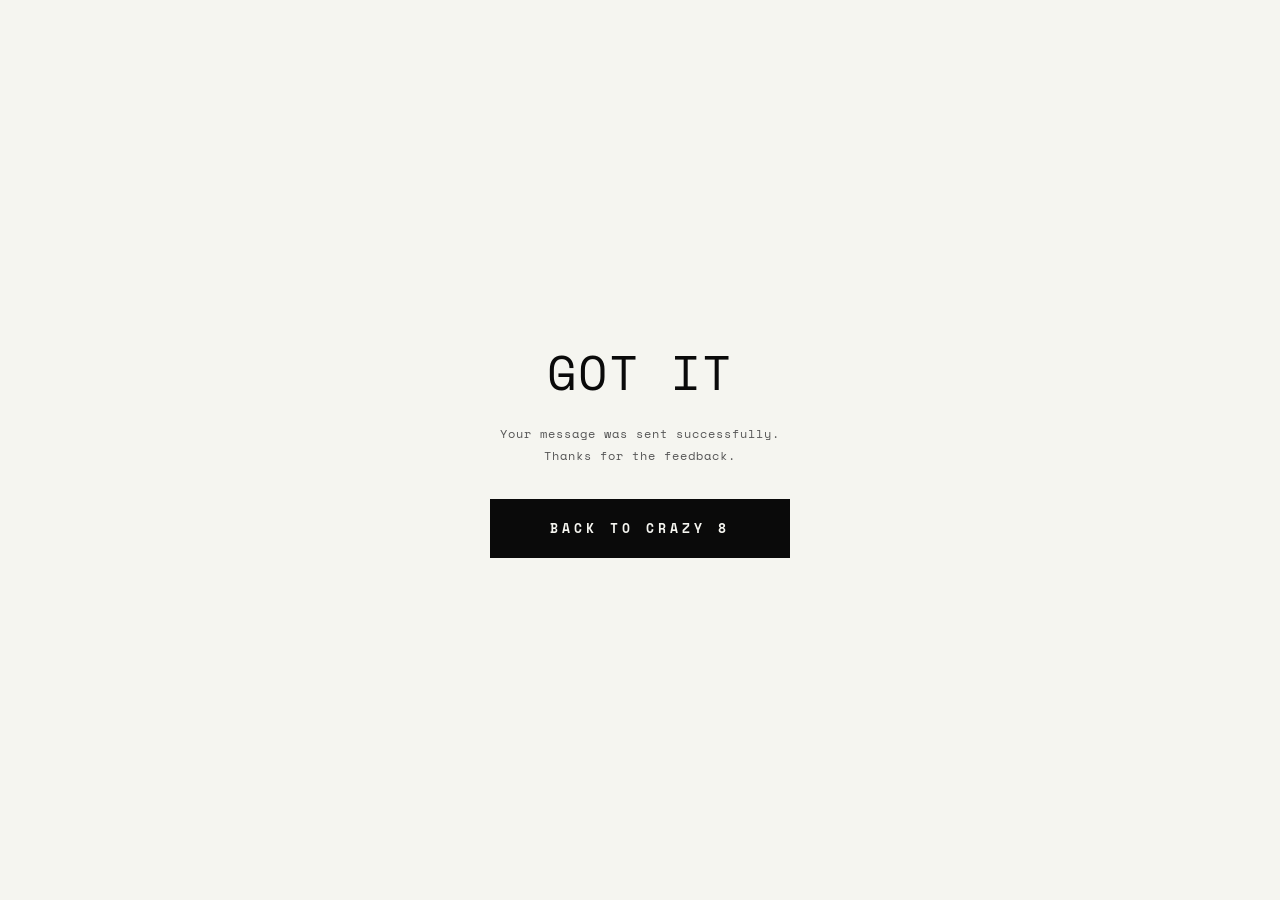
<file: success.html>
<!DOCTYPE html>
<html lang="en">
<head>
  <meta charset="UTF-8">
  <meta name="viewport" content="width=device-width, initial-scale=1.0">
  <title>Message Sent — Crazy 8</title>
  <link href="https://fonts.googleapis.com/css2?family=Space+Mono:wght@400;700&family=Bebas+Neue&display=swap" rel="stylesheet">
  <link rel="stylesheet" href="crazy_eight.css">
  <style>
    body { display: flex; align-items: center; justify-content: center; min-height: 100vh; margin: 0; }
    .success-box { text-align: center; max-width: 480px; padding: 48px 32px; }
    .success-title { font-family: var(--display); font-size: 3rem; letter-spacing: 2px; margin-bottom: 16px; }
    .success-body { font-size: 0.78rem; letter-spacing: 1px; color: var(--gray-3); margin-bottom: 32px; line-height: 1.8; }
  </style>
</head>
<body>
  <div class="success-box">
    <div class="success-title">GOT IT</div>
    <p class="success-body">Your message was sent successfully.<br>Thanks for the feedback.</p>
    <a href="/" class="btn-start" style="text-decoration:none; display:inline-block;"><span>Back to Crazy 8</span></a>
  </div>
</body>
</html>
</file>
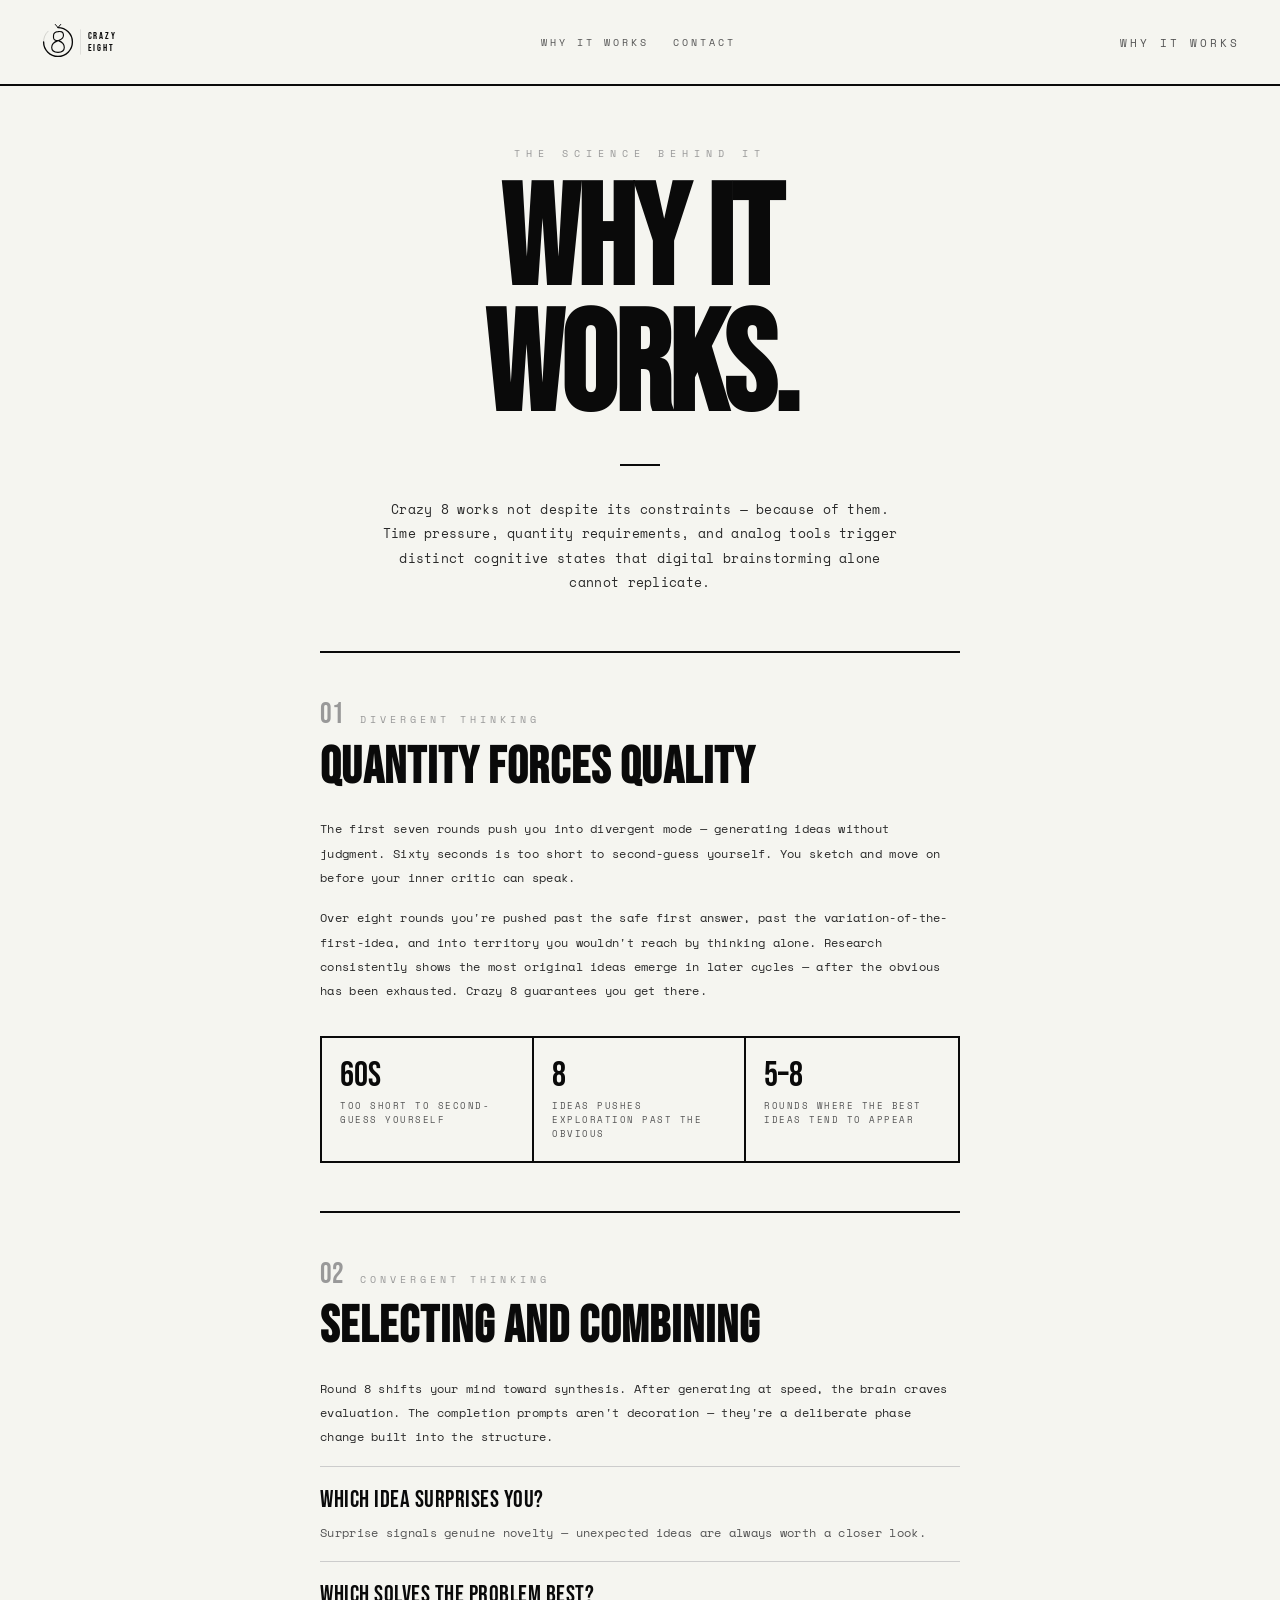
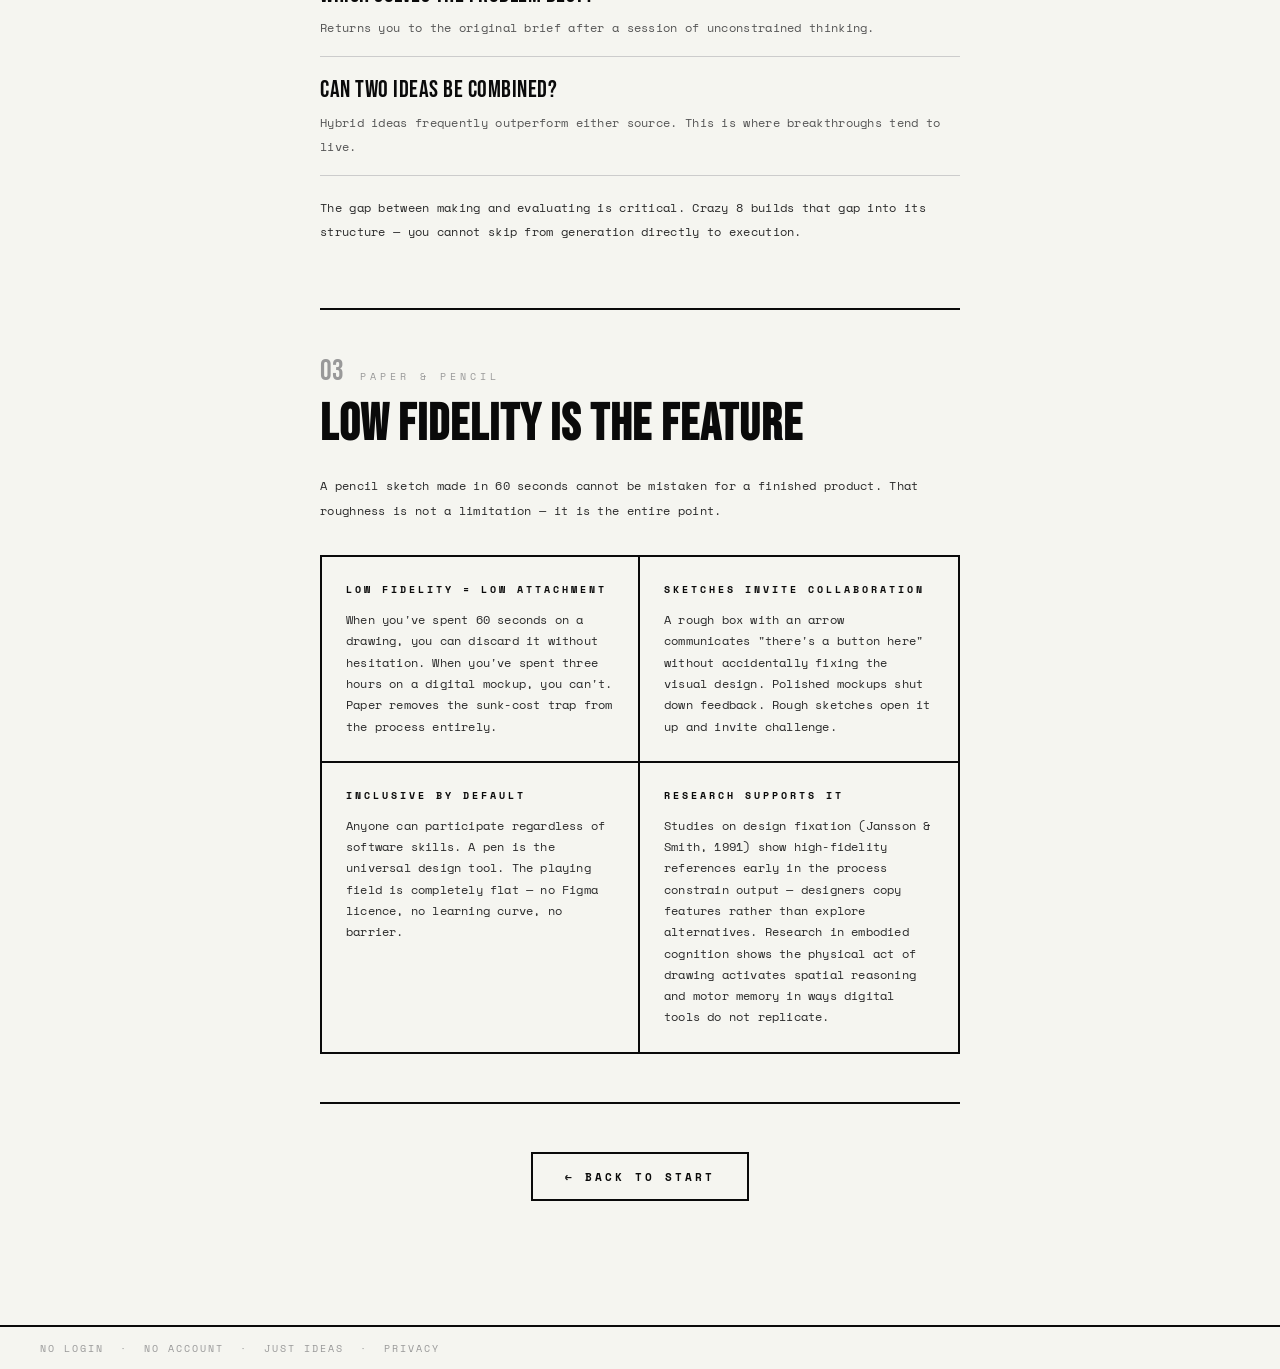
<file: why.html>
<!DOCTYPE html>
<html lang="en">
<head>
  <meta charset="UTF-8">
  <meta name="viewport" content="width=device-width, initial-scale=1.0">
  <title>Why Crazy 8 Works - The Psychology of the Design Sprint Method</title>
  <meta name="description" content="The research behind Crazy 8: how time pressure and quantity targets trigger divergent thinking, why paper sketches beat digital mockups, and how the exercise builds in a shift to convergent thinking.">
  <meta name="keywords" content="crazy 8 method, design sprint psychology, divergent thinking exercise, why crazy 8 works, ideation technique research">
  <link rel="canonical" href="https://crazy8ideation.com/why.html">
  <link rel="icon" type="image/svg+xml" href="/favicon.svg">

  <meta property="og:type" content="article">
  <meta property="og:url" content="https://crazy8ideation.com/why.html">
  <meta property="og:title" content="Why Crazy 8 Works - The Psychology of the Design Sprint Method">
  <meta property="og:description" content="How time pressure, quantity targets, and paper sketches trigger divergent thinking - and why the exercise builds in a shift to convergent thinking.">
  <meta name="twitter:card" content="summary">
  <meta name="twitter:title" content="Why Crazy 8 Works - The Psychology of the Design Sprint Method">
  <meta name="twitter:description" content="How time pressure, quantity targets, and paper sketches trigger divergent thinking in a design sprint.">

  <script type="application/ld+json">
  {
    "@context": "https://schema.org",
    "@type": "WebPage",
    "name": "Why Crazy 8 Works",
    "url": "https://crazy8ideation.com/why.html",
    "description": "The research behind Crazy 8: how time pressure and quantity targets trigger divergent thinking, why paper sketches beat digital mockups, and how the exercise builds in a shift to convergent thinking.",
    "isPartOf": {
      "@type": "WebSite",
      "name": "Crazy 8 Ideation Timer",
      "url": "https://crazy8ideation.com/"
    }
  }
  </script>

  <link rel="preconnect" href="https://fonts.googleapis.com">
  <link rel="preconnect" href="https://fonts.gstatic.com" crossorigin>
  <link href="https://fonts.googleapis.com/css2?family=Space+Mono:wght@400;700&family=Bebas+Neue&display=swap" rel="stylesheet">
  <link rel="stylesheet" href="crazy_eight.css">
</head>
<body>
  <div class="shell">

    <!-- Header Section -->
    <header class="topbar">
      <a class="wordmark wordmark-link" href="index.html" aria-label="Crazy 8 — go to home">
        <svg viewBox="0 0 260 80" height="36" xmlns="http://www.w3.org/2000/svg" aria-hidden="true">
          <path d="M40 8 A32 32 0 1 1 8 40" fill="none" stroke="var(--black)" stroke-width="3" stroke-linecap="round"/>
          <path d="M8 40 A32 32 0 0 1 18 16" fill="none" stroke="var(--black)" stroke-width="1.2" stroke-linecap="round" opacity=".28"/>
          <line x1="40" y1="8" x2="34" y2="1" stroke="var(--black)" stroke-width="2.2" stroke-linecap="round"/>
          <line x1="40" y1="8" x2="46" y2="1" stroke="var(--black)" stroke-width="2.2" stroke-linecap="round"/>
          <path d="M30 26 Q30 18 40 17 Q51 15 52 23 Q54 32 41 37 Q54 42 54 52 Q54 62 40 63 Q26 62 26 52 Q26 42 40 37 Q30 37 30 30Z" fill="none" stroke="var(--black)" stroke-width="2.5" stroke-linecap="round" stroke-linejoin="round"/>
          <line x1="90" y1="12" x2="90" y2="68" stroke="var(--black)" stroke-width="1" opacity=".2"/>
          <text x="106" y="34" style="font-size:22px;font-weight:400;fill:var(--black);font-family:'Bebas Neue',sans-serif;letter-spacing:4px;">CRAZY</text>
          <text x="106" y="60" style="font-size:22px;font-weight:400;fill:var(--black);font-family:'Bebas Neue',sans-serif;letter-spacing:4px;">EIGHT</text>
        </svg>
      </a>
      <nav class="topbar-nav">
        <a class="topbar-nav-link" href="why.html">Why It Works</a>
        <a class="topbar-nav-link" href="contact.html">Contact</a>
      </nav>
      <div class="topbar-status">WHY IT WORKS</div>
    </header>

    <main>
    <section class="screen active" id="whyScreen">

      <div class="page-hero">
        <div class="page-eyebrow">The Science Behind It</div>
        <h1 class="page-big-title">WHY IT<br>WORKS.</h1>
        <div class="done-divider" style="margin:32px auto;"></div>
        <p class="page-intro">Crazy 8 works not despite its constraints — because of them. Time pressure, quantity requirements, and analog tools trigger distinct cognitive states that digital brainstorming alone cannot replicate.</p>
      </div>

      <div class="why-blocks">

        <div class="why-block">
          <div class="why-block-header">
            <span class="why-block-n">01</span>
            <span class="why-block-tag">Divergent Thinking</span>
          </div>
          <h2 class="why-block-title">QUANTITY FORCES QUALITY</h2>
          <p class="why-block-text">The first seven rounds push you into divergent mode — generating ideas without judgment. Sixty seconds is too short to second-guess yourself. You sketch and move on before your inner critic can speak.</p>
          <p class="why-block-text">Over eight rounds you're pushed past the safe first answer, past the variation-of-the-first-idea, and into territory you wouldn't reach by thinking alone. Research consistently shows the most original ideas emerge in later cycles — after the obvious has been exhausted. Crazy 8 guarantees you get there.</p>
          <div class="why-stats">
            <div class="why-stat">
              <div class="why-stat-n">60s</div>
              <div class="why-stat-l">Too short to second-guess yourself</div>
            </div>
            <div class="why-stat">
              <div class="why-stat-n">8</div>
              <div class="why-stat-l">Ideas pushes exploration past the obvious</div>
            </div>
            <div class="why-stat">
              <div class="why-stat-n">5–8</div>
              <div class="why-stat-l">Rounds where the best ideas tend to appear</div>
            </div>
          </div>
        </div>

        <div class="why-block">
          <div class="why-block-header">
            <span class="why-block-n">02</span>
            <span class="why-block-tag">Convergent Thinking</span>
          </div>
          <h2 class="why-block-title">SELECTING AND COMBINING</h2>
          <p class="why-block-text">Round 8 shifts your mind toward synthesis. After generating at speed, the brain craves evaluation. The completion prompts aren't decoration — they're a deliberate phase change built into the structure.</p>
          <ul class="why-list">
            <li class="why-list-item">
              <span class="why-list-q">Which idea surprises you?</span>
              <span class="why-list-a">Surprise signals genuine novelty — unexpected ideas are always worth a closer look.</span>
            </li>
            <li class="why-list-item">
              <span class="why-list-q">Which solves the problem best?</span>
              <span class="why-list-a">Returns you to the original brief after a session of unconstrained thinking.</span>
            </li>
            <li class="why-list-item">
              <span class="why-list-q">Can two ideas be combined?</span>
              <span class="why-list-a">Hybrid ideas frequently outperform either source. This is where breakthroughs tend to live.</span>
            </li>
          </ul>
          <p class="why-block-text">The gap between making and evaluating is critical. Crazy 8 builds that gap into its structure — you cannot skip from generation directly to execution.</p>
        </div>

        <div class="why-block">
          <div class="why-block-header">
            <span class="why-block-n">03</span>
            <span class="why-block-tag">Paper &amp; Pencil</span>
          </div>
          <h2 class="why-block-title">LOW FIDELITY IS THE FEATURE</h2>
          <p class="why-block-text">A pencil sketch made in 60 seconds cannot be mistaken for a finished product. That roughness is not a limitation — it is the entire point.</p>
          <div class="why-pillars">
            <div class="why-pillar">
              <h3 class="why-pillar-title">Low fidelity = low attachment</h3>
              <p class="why-pillar-text">When you've spent 60 seconds on a drawing, you can discard it without hesitation. When you've spent three hours on a digital mockup, you can't. Paper removes the sunk-cost trap from the process entirely.</p>
            </div>
            <div class="why-pillar">
              <h3 class="why-pillar-title">Sketches invite collaboration</h3>
              <p class="why-pillar-text">A rough box with an arrow communicates "there's a button here" without accidentally fixing the visual design. Polished mockups shut down feedback. Rough sketches open it up and invite challenge.</p>
            </div>
            <div class="why-pillar">
              <h3 class="why-pillar-title">Inclusive by default</h3>
              <p class="why-pillar-text">Anyone can participate regardless of software skills. A pen is the universal design tool. The playing field is completely flat — no Figma licence, no learning curve, no barrier.</p>
            </div>
            <div class="why-pillar">
              <h3 class="why-pillar-title">Research supports it</h3>
              <p class="why-pillar-text">Studies on design fixation (Jansson &amp; Smith, 1991) show high-fidelity references early in the process constrain output — designers copy features rather than explore alternatives. Research in embodied cognition shows the physical act of drawing activates spatial reasoning and motor memory in ways digital tools do not replicate.</p>
            </div>
          </div>
        </div>

      </div>

      <div class="page-back">
        <a class="btn-ghost" href="index.html">&#8592; Back to Start</a>
      </div>

    </section>
    </main>

    <!-- Footer Section -->
    <footer class="bottombar">
      <div class="bottombar-note">No login &nbsp;·&nbsp; No account &nbsp;·&nbsp; Just ideas &nbsp;·&nbsp; <a class="footer-privacy-link" href="privacy.html">Privacy</a></div>
    </footer>

  </div><!-- /shell -->

</body>
</html>
</file>
<file: crazy_eight.css>
*, *::before, *::after { box-sizing: border-box; margin: 0; padding: 0; }

:root {
  --black: #0a0a0a;
  --white: #f5f5f0;
  --gray-1: #1a1a1a;
  --gray-2: #2a2a2a;
  --gray-3: #555;
  --gray-4: #999;
  --gray-5: #ccc;
  --serif: 'Bebas Neue', sans-serif;
  --mono: 'Space Mono', monospace;
}

html, body {
  height: 100%;
  background: var(--white);
  color: var(--black);
  font-family: var(--mono);
  -webkit-font-smoothing: antialiased;
}

/* LAYOUT */
.shell {
  min-height: 100vh;
  display: grid;
  grid-template-rows: auto 1fr auto;
}

/* HEADER SECTION */
.topbar {
  display: flex;
  justify-content: space-between;
  align-items: center;
  padding: 24px 40px;
  border-bottom: 2px solid var(--black);
}

.wordmark {
  display: flex;
  align-items: center;
  line-height: 1;
}

.wordmark-link {
  cursor: pointer;
  user-select: none;
  text-decoration: none;
}

.wordmark svg {
  display: block;
  height: 36px;
  width: auto;
}

.topbar-status {
  font-size: 0.7rem;
  letter-spacing: 3px;
  text-transform: uppercase;
  color: var(--gray-3);
}

/* SCREENS */
.screen {
  display: none;
  animation: appear 0.4s ease both;
}
.screen.active { display: flex; }

@keyframes appear {
  from { opacity: 0; transform: translateY(12px); }
  to   { opacity: 1; transform: translateY(0); }
}

/* START SCREEN */
#startScreen {
  flex-direction: column;
  align-items: center;
  justify-content: center;
  padding: 60px 40px;
  text-align: center;
  gap: 0;
}

.hero-number {
  font-family: var(--serif);
  font-size: clamp(140px, 25vw, 260px);
  line-height: 0.85;
  color: var(--black);
  letter-spacing: -4px;
  user-select: none;
  margin-bottom: 8px;
}

.hero-label {
  font-size: 0.7rem;
  letter-spacing: 6px;
  text-transform: uppercase;
  color: var(--gray-3);
  margin-bottom: 48px;
}

.divider {
  width: 40px;
  height: 2px;
  background: var(--black);
  margin: 0 auto 48px;
}

.rule-grid {
  display: grid;
  grid-template-columns: repeat(3, 1fr);
  gap: 0;
  border: 2px solid var(--black);
  max-width: 560px;
  width: 100%;
  margin-bottom: 56px;
}

.rule-item {
  padding: 28px 24px;
  border-right: 2px solid var(--black);
  text-align: left;
}
.rule-item:last-child { border-right: none; }

.rule-n {
  font-family: var(--serif);
  font-size: 2.8rem;
  line-height: 1;
  margin-bottom: 8px;
}

.rule-txt {
  font-size: 0.65rem;
  letter-spacing: 2px;
  text-transform: uppercase;
  color: var(--gray-3);
  line-height: 1.5;
}

.how-list {
  max-width: 400px;
  width: 100%;
  text-align: left;
  margin-bottom: 56px;
}

.how-list-item {
  display: flex;
  gap: 16px;
  padding: 14px 0;
  border-bottom: 1px solid var(--gray-5);
  font-size: 0.75rem;
  letter-spacing: 0.5px;
  color: var(--gray-2);
  line-height: 1.6;
}
.how-list-item:first-child { border-top: 1px solid var(--gray-5); }

.how-n {
  font-family: var(--serif);
  font-size: 1.2rem;
  color: var(--gray-4);
  flex-shrink: 0;
  line-height: 1.6;
}

/* ONBOARDING VIDEO SECTION */
.video-section {
  max-width: 560px;
  width: 100%;
  margin-bottom: 48px;
  text-align: left;
}

.video-label {
  font-size: 0.65rem;
  letter-spacing: 4px;
  text-transform: uppercase;
  color: var(--gray-4);
  margin-bottom: 14px;
}

.video-wrap {
  position: relative;
  width: 100%;
  padding-top: 56.25%;
  border: 2px solid var(--black);
  overflow: hidden;
}

.video-wrap iframe {
  position: absolute;
  top: 0;
  left: 0;
  width: 100%;
  height: 100%;
  border: none;
  display: block;
}

.btn-start {
  font-family: var(--mono);
  font-size: 0.8rem;
  font-weight: 700;
  letter-spacing: 4px;
  text-transform: uppercase;
  background: var(--black);
  color: var(--white);
  border: none;
  padding: 20px 60px;
  cursor: pointer;
  transition: background 0.2s, color 0.2s;
  position: relative;
  overflow: hidden;
}

.btn-start::after {
  content: '';
  position: absolute;
  inset: 0;
  background: var(--white);
  transform: translateX(-100%);
  transition: transform 0.35s ease;
}
.btn-start:hover::after { transform: translateX(0); }
.btn-start:hover { color: var(--black); border: 2px solid var(--black); }
.btn-start span { position: relative; z-index: 1; }

/* EXERCISE SCREEN */
#exerciseScreen {
  flex-direction: row;
  height: calc(100vh - 74px);
}

/* Left panel */
.panel-left {
  flex: 1;
  display: flex;
  flex-direction: column;
  justify-content: center;
  align-items: center;
  border-right: 2px solid var(--black);
  padding: 40px;
  gap: 40px;
  position: relative;
}

/* Timer */
.timer-wrap {
  position: relative;
  width: min(280px, 38vw);
  aspect-ratio: 1;
  flex-shrink: 0;
}

.timer-svg {
  width: 100%;
  height: 100%;
  transform: rotate(-90deg);
}

.t-bg {
  fill: none;
  stroke: var(--gray-5);
  stroke-width: 7;
}

.t-ring {
  fill: none;
  stroke: var(--black);
  stroke-width: 7;
  stroke-linecap: butt;
  transition: stroke-dashoffset 1s linear;
}

.timer-face {
  position: absolute;
  inset: 0;
  display: flex;
  flex-direction: column;
  align-items: center;
  justify-content: center;
}

.timer-digits {
  font-family: var(--serif);
  font-size: clamp(76px, 11vw, 120px);
  line-height: 1;
  letter-spacing: -2px;
}

.timer-sub {
  font-size: 0.6rem;
  letter-spacing: 4px;
  text-transform: uppercase;
  color: var(--gray-3);
  margin-top: 6px;
}

/* Round + prompt */
.round-meta {
  text-align: center;
}

.round-tag {
  font-size: 0.65rem;
  letter-spacing: 5px;
  text-transform: uppercase;
  color: var(--gray-4);
  margin-bottom: 10px;
}

.round-prompt {
  font-family: var(--serif);
  font-size: clamp(2rem, 4vw, 3rem);
  letter-spacing: 1px;
  line-height: 1.05;
  max-width: 340px;
}

.prompt-hint {
  font-size: 0.9rem;
  line-height: 1.75;
  color: var(--gray-2);
  letter-spacing: 0.2px;
  max-width: 320px;
  margin-top: 14px;
}

/* Overall progress */
.progress-wrap {
  width: 100%;
  max-width: 280px;
}

.progress-meta {
  display: flex;
  justify-content: space-between;
  font-size: 0.6rem;
  letter-spacing: 3px;
  text-transform: uppercase;
  color: var(--gray-3);
  margin-bottom: 8px;
}

.progress-track {
  width: 100%;
  height: 4px;
  background: var(--gray-5);
  position: relative;
}

.progress-thumb {
  height: 100%;
  background: var(--black);
  transition: width 0.6s ease;
}

/* Controls */
.controls {
  display: flex;
  gap: 12px;
  align-items: center;
}

.ctrl-btn {
  width: 52px;
  height: 52px;
  border: 2px solid var(--black);
  background: transparent;
  cursor: pointer;
  display: flex;
  align-items: center;
  justify-content: center;
  font-size: 1.1rem;
  font-family: var(--mono);
  font-weight: 700;
  color: var(--black);
  transition: background 0.15s, color 0.15s;
  letter-spacing: 0;
  flex-shrink: 0;
}
.ctrl-btn:hover { background: var(--black); color: var(--white); }
.ctrl-btn.active-ctrl { background: var(--black); color: var(--white); }

.voice-label {
  font-size: 0.6rem;
  letter-spacing: 3px;
  text-transform: uppercase;
  color: var(--gray-4);
}

/* Right panel — sketch tracker */
.panel-right {
  width: clamp(220px, 28vw, 340px);
  display: flex;
  flex-direction: column;
  padding: 32px;
  gap: 0;
  overflow: hidden;
}

.panel-right-label {
  font-size: 0.6rem;
  letter-spacing: 5px;
  text-transform: uppercase;
  color: var(--gray-4);
  margin-bottom: 24px;
}

.sketch-list {
  display: flex;
  flex-direction: column;
  gap: 0;
  flex: 1;
}

.sketch-row {
  display: flex;
  align-items: center;
  gap: 16px;
  padding: 16px 0;
  border-bottom: 1px solid var(--gray-5);
  transition: opacity 0.3s;
}
.sketch-row:first-child { border-top: 1px solid var(--gray-5); }

.sketch-row.done { opacity: 0.4; }

.sketch-row.current { opacity: 1; }
.sketch-row.current .sketch-row-n { color: var(--black); }
.sketch-row.current .sketch-row-bar { background: var(--black); }

.sketch-row.pending { opacity: 0.25; }

.sketch-row-n {
  font-family: var(--serif);
  font-size: 1.6rem;
  line-height: 1;
  width: 36px;
  flex-shrink: 0;
  color: var(--gray-3);
}

.sketch-row-info {
  flex: 1;
}

.sketch-row-label {
  font-size: 0.65rem;
  letter-spacing: 2px;
  text-transform: uppercase;
  margin-bottom: 6px;
}

.sketch-row-bar {
  height: 2px;
  background: var(--gray-5);
  width: 100%;
  position: relative;
  overflow: hidden;
}

.sketch-row-fill {
  position: absolute;
  left: 0; top: 0; height: 100%;
  background: var(--gray-3);
  width: 0%;
  transition: width 1s linear;
}

.sketch-row-check {
  font-size: 0.8rem;
  color: var(--black);
  font-weight: 700;
  opacity: 0;
  transition: opacity 0.3s;
}
.sketch-row.done .sketch-row-check { opacity: 1; }

/* COMPLETION SCREEN */
#completionScreen {
  flex-direction: column;
  align-items: center;
  justify-content: center;
  padding: 60px 40px;
  text-align: center;
  gap: 0;
}

.done-tag {
  font-size: 0.65rem;
  letter-spacing: 6px;
  text-transform: uppercase;
  color: var(--gray-4);
  margin-bottom: 20px;
}

.done-title {
  font-family: var(--serif);
  font-size: clamp(80px, 14vw, 160px);
  line-height: 0.9;
  letter-spacing: -2px;
  margin-bottom: 32px;
}

.done-divider {
  width: 40px;
  height: 2px;
  background: var(--black);
  margin: 0 auto 32px;
}

.done-message {
  font-size: 0.8rem;
  color: var(--gray-3);
  line-height: 2;
  letter-spacing: 0.5px;
  max-width: 380px;
  margin-bottom: 48px;
}

.done-stats {
  display: flex;
  border: 2px solid var(--black);
  margin-bottom: 56px;
}

.done-stat {
  padding: 24px 40px;
  border-right: 2px solid var(--black);
  text-align: left;
}
.done-stat:last-child { border-right: none; }

.done-stat-n {
  font-family: var(--serif);
  font-size: 3rem;
  line-height: 1;
  margin-bottom: 6px;
}

.done-stat-l {
  font-size: 0.6rem;
  letter-spacing: 3px;
  text-transform: uppercase;
  color: var(--gray-3);
}

.btn-row {
  display: flex;
  gap: 16px;
  flex-wrap: wrap;
  justify-content: center;
}

.btn-ghost {
  font-family: var(--mono);
  font-size: 0.7rem;
  font-weight: 700;
  letter-spacing: 3px;
  text-transform: uppercase;
  background: transparent;
  color: var(--black);
  border: 2px solid var(--black);
  padding: 14px 32px;
  cursor: pointer;
  display: inline-block;
  text-decoration: none;
  transition: background 0.2s, color 0.2s;
}
.btn-ghost:hover { background: var(--black); color: var(--white); }

/* CONVERGENCE STAGE */
.reflection-section {
  max-width: 420px;
  width: 100%;
  margin-bottom: 48px;
  text-align: left;
}

.reflection-intro {
  font-size: 0.7rem;
  letter-spacing: 5px;
  text-transform: uppercase;
  color: var(--gray-4);
  margin-bottom: 20px;
}

.reflection-list {
  list-style: none;
}

.reflection-q {
  font-family: var(--serif);
  font-size: clamp(1.5rem, 3.5vw, 2rem);
  line-height: 1.15;
  letter-spacing: 1px;
  padding: 16px 0;
  border-bottom: 1px solid var(--gray-5);
  color: var(--black);
}

.reflection-q:first-child {
  border-top: 1px solid var(--gray-5);
}

/* TOPBAR NAV */
.topbar-nav {
  display: flex;
  gap: 24px;
  align-items: center;
}

.topbar-nav-link {
  font-family: var(--mono);
  font-size: 0.6rem;
  letter-spacing: 3px;
  text-transform: uppercase;
  color: var(--gray-3);
  background: none;
  border: none;
  cursor: pointer;
  padding: 4px 0;
  text-decoration: none;
  transition: color 0.15s;
  white-space: nowrap;
}

.topbar-nav-link:hover { color: var(--black); }

/* SHARED CONTENT PAGE */
#whyScreen,
#contactScreen,
#privacyScreen {
  flex-direction: column;
  align-items: center;
  padding: 60px 40px;
  text-align: center;
}

.page-hero {
  max-width: 640px;
  width: 100%;
}

.page-eyebrow {
  font-size: 0.6rem;
  letter-spacing: 6px;
  text-transform: uppercase;
  color: var(--gray-4);
  margin-bottom: 20px;
}

.page-big-title {
  font-family: var(--serif);
  font-size: clamp(72px, 12vw, 140px);
  line-height: 0.9;
  letter-spacing: -2px;
  margin-bottom: 32px;
}

.page-intro {
  font-size: 0.8rem;
  color: var(--gray-2);
  line-height: 1.9;
  letter-spacing: 0.3px;
  max-width: 520px;
  margin: 0 auto 56px;
}

.page-back {
  margin: 48px 0 64px;
}

/* WHY SCREEN */
.why-blocks {
  max-width: 640px;
  width: 100%;
  text-align: left;
}

.why-block {
  padding: 48px 0;
  border-top: 2px solid var(--black);
}

.why-block:last-child { border-bottom: 2px solid var(--black); }

.why-block-header {
  display: flex;
  align-items: baseline;
  gap: 16px;
  margin-bottom: 12px;
}

.why-block-n {
  font-family: var(--serif);
  font-size: 1.8rem;
  line-height: 1;
  color: var(--gray-4);
}

.why-block-tag {
  font-size: 0.6rem;
  letter-spacing: 4px;
  text-transform: uppercase;
  color: var(--gray-4);
}

.why-block-title {
  font-family: var(--serif);
  font-size: clamp(2rem, 5vw, 3.2rem);
  letter-spacing: 1px;
  line-height: 1;
  margin-bottom: 24px;
}

.why-block-text {
  font-size: 0.78rem;
  line-height: 1.95;
  color: var(--gray-2);
  letter-spacing: 0.3px;
  margin-bottom: 16px;
}

.why-stats {
  display: grid;
  grid-template-columns: repeat(3, 1fr);
  border: 2px solid var(--black);
  margin-top: 32px;
}

.why-stat {
  padding: 20px 18px;
  border-right: 2px solid var(--black);
  text-align: left;
}

.why-stat:last-child { border-right: none; }

.why-stat-n {
  font-family: var(--serif);
  font-size: 2.2rem;
  line-height: 1;
  margin-bottom: 6px;
}

.why-stat-l {
  font-size: 0.58rem;
  letter-spacing: 1.5px;
  text-transform: uppercase;
  color: var(--gray-3);
  line-height: 1.5;
}

.why-list {
  list-style: none;
  margin-bottom: 20px;
}

.why-list-item {
  padding: 18px 0;
  border-bottom: 1px solid var(--gray-5);
}

.why-list-item:first-child { border-top: 1px solid var(--gray-5); }

.why-list-q {
  display: block;
  font-family: var(--serif);
  font-size: 1.5rem;
  letter-spacing: 0.5px;
  color: var(--black);
  margin-bottom: 5px;
}

.why-list-a {
  font-size: 0.72rem;
  letter-spacing: 0.3px;
  color: var(--gray-3);
  line-height: 1.7;
}

.why-pillars {
  display: grid;
  grid-template-columns: 1fr 1fr;
  border: 2px solid var(--black);
  margin-top: 32px;
}

.why-pillar {
  padding: 24px;
  border-right: 2px solid var(--black);
  border-bottom: 2px solid var(--black);
}

.why-pillar:nth-child(even)  { border-right: none; }
.why-pillar:nth-child(3),
.why-pillar:nth-child(4)     { border-bottom: none; }

.why-pillar-title {
  font-size: 0.65rem;
  font-weight: 700;
  letter-spacing: 3px;
  text-transform: uppercase;
  color: var(--black);
  margin-bottom: 12px;
}

.why-pillar-text {
  font-size: 0.72rem;
  line-height: 1.85;
  color: var(--gray-2);
  letter-spacing: 0.2px;
}

/* CONTACT SCREEN */
.contact-items {
  max-width: 640px;
  width: 100%;
  border: 2px solid var(--black);
  margin-bottom: 0;
}

.contact-item {
  display: flex;
  align-items: center;
  gap: 20px;
  padding: 24px 32px;
  border-bottom: 2px solid var(--black);
  text-decoration: none;
  color: var(--black);
  transition: background 0.15s, color 0.15s;
  text-align: left;
}

.contact-item:last-child { border-bottom: none; }
.contact-item:hover { background: var(--black); color: var(--white); }

.contact-item-label {
  font-size: 0.55rem;
  letter-spacing: 4px;
  text-transform: uppercase;
  color: var(--gray-4);
  width: 56px;
  flex-shrink: 0;
  transition: color 0.15s;
}

.contact-item:hover .contact-item-label { color: var(--gray-5); }

.contact-item-value {
  flex: 1;
  font-size: 0.75rem;
  letter-spacing: 1px;
}

.contact-item-arrow {
  font-size: 1rem;
  color: var(--gray-3);
  transition: color 0.15s;
}

.contact-item:hover .contact-item-arrow { color: var(--white); }

.contact-about {
  max-width: 640px;
  width: 100%;
  text-align: left;
  padding: 40px 0;
  border-top: 2px solid var(--black);
  margin-top: 40px;
}

.contact-about-label {
  font-size: 0.6rem;
  letter-spacing: 5px;
  text-transform: uppercase;
  color: var(--gray-4);
  margin-bottom: 20px;
}

.contact-about-text {
  font-size: 0.78rem;
  line-height: 1.95;
  color: var(--gray-2);
  letter-spacing: 0.3px;
  margin-bottom: 16px;
}

.contact-about-text:last-child { margin-bottom: 0; }

/* FEEDBACK FORM */
.feedback-form {
  max-width: 640px;
  width: 100%;
  text-align: left;
  margin-bottom: 0;
}

.form-group {
  margin-bottom: 24px;
}

.form-label {
  display: block;
  font-size: 0.55rem;
  letter-spacing: 4px;
  text-transform: uppercase;
  color: var(--gray-4);
  margin-bottom: 8px;
}

.form-input,
.form-textarea {
  display: block;
  width: 100%;
  font-family: var(--mono);
  font-size: 0.78rem;
  letter-spacing: 0.3px;
  color: var(--black);
  background: transparent;
  border: 2px solid var(--black);
  padding: 14px 16px;
  outline: none;
  transition: border-color 0.15s;
}

.form-input::placeholder,
.form-textarea::placeholder {
  color: var(--gray-4);
}

.form-input:focus,
.form-textarea:focus {
  border-color: var(--gray-3);
}

.form-textarea {
  resize: vertical;
  min-height: 120px;
  line-height: 1.7;
}

.feedback-form .btn-start {
  margin-top: 8px;
}

/* FOOTER SECTION */
.bottombar {
  border-top: 2px solid var(--black);
  display: flex;
  justify-content: space-between;
  align-items: center;
  padding: 14px 40px;
}

.bottombar-note {
  font-size: 0.6rem;
  letter-spacing: 2px;
  text-transform: uppercase;
  color: var(--gray-4);
}

.footer-privacy-link {
  font-family: var(--mono);
  font-size: inherit;
  letter-spacing: inherit;
  text-transform: inherit;
  color: inherit;
  background: none;
  border: none;
  cursor: pointer;
  text-decoration: none;
  padding: 0;
  transition: color 0.15s;
}

.footer-privacy-link:hover { color: var(--black); }

.voice-status {
  font-size: 0.6rem;
  letter-spacing: 2px;
  text-transform: uppercase;
  color: var(--gray-4);
  display: flex;
  align-items: center;
  gap: 8px;
}

.voice-dot {
  width: 6px;
  height: 6px;
  border-radius: 50%;
  background: var(--gray-4);
  transition: background 0.3s;
}
.voice-dot.speaking {
  background: var(--black);
  animation: blink 0.5s ease infinite alternate;
}

@keyframes blink {
  from { opacity: 1; }
  to   { opacity: 0.2; }
}

/* RESPONSIVE */
@media (max-width: 680px) {
  .topbar { padding: 18px 20px; }
  .wordmark svg { height: 28px; }
  .topbar-nav { gap: 14px; }
  .topbar-nav-link { font-size: 0.55rem; letter-spacing: 2px; }

  #whyScreen, #contactScreen, #privacyScreen { padding: 40px 20px; }
  .page-big-title { font-size: clamp(60px, 18vw, 110px); }
  .page-intro { font-size: 0.82rem; }

  .why-block { padding: 36px 0; }
  .why-stats { grid-template-columns: 1fr; }
  .why-stat { border-right: none; border-bottom: 2px solid var(--black); }
  .why-stat:last-child { border-bottom: none; }

  .why-pillars { grid-template-columns: 1fr; }
  .why-pillar { border-right: none; border-bottom: 2px solid var(--black) !important; }
  .why-pillar:last-child { border-bottom: none !important; }

  .contact-item { padding: 20px; gap: 12px; }
  .contact-item-label { width: 44px; }
  .topbar-status { font-size: 0.65rem; }

  /* Start screen */
  #startScreen { padding: 40px 20px; }
  .hero-number { font-size: clamp(120px, 30vw, 200px); }
  .hero-label { font-size: 0.65rem; letter-spacing: 4px; }
  .rule-grid { grid-template-columns: 1fr; max-width: 100%; }
  .rule-item { border-right: none; border-bottom: 2px solid var(--black); padding: 20px 20px; }
  .rule-item:last-child { border-bottom: none; }
  .rule-n { font-size: 2.4rem; }
  .how-list { max-width: 100%; }
  .video-section { max-width: 100%; margin-bottom: 32px; }
  .btn-start { width: 100%; max-width: 400px; padding: 22px 40px; font-size: 0.85rem; }

  /* Exercise screen */
  #exerciseScreen { flex-direction: column; height: auto; min-height: calc(100vh - 60px); }
  .panel-left {
    border-right: none;
    border-bottom: 2px solid var(--black);
    padding: 28px 20px;
    gap: 28px;
  }
  .round-meta { max-width: 100%; }
  .round-prompt { font-size: clamp(2.2rem, 8vw, 3rem); max-width: 100%; }
  .prompt-hint { font-size: 1rem; max-width: 100%; margin-top: 12px; }
  .timer-wrap { width: min(220px, 62vw); }
  .timer-digits { font-size: clamp(72px, 20vw, 100px); }
  .progress-wrap { max-width: 100%; }
  .ctrl-btn { width: 56px; height: 56px; font-size: 1.15rem; }

  .panel-right { width: 100%; padding: 20px; }
  .sketch-list { display: flex; flex-direction: column; }
  .sketch-row { padding: 12px 0; }
  .sketch-row-label { font-size: 0.6rem; }

  /* Completion screen */
  #completionScreen { padding: 40px 20px; }
  .done-title { font-size: clamp(72px, 20vw, 140px); }
  .done-message { font-size: 0.85rem; }
  .reflection-section { max-width: 100%; }
  .reflection-q { font-size: clamp(1.4rem, 6vw, 2rem); }
  .done-stats { flex-direction: column; width: 100%; }
  .done-stat { border-right: none; border-bottom: 2px solid var(--black); padding: 20px; }
  .done-stat:last-child { border-bottom: none; }
  .btn-ghost { padding: 18px 32px; font-size: 0.8rem; flex: 1; }

  .bottombar { padding: 14px 20px; }
  .bottombar-note { display: none; }
}

@media (max-width: 420px) {
  .topbar-nav { gap: 10px; }
}

@media (max-width: 400px) {
  .topbar { padding: 16px 16px; }
  .panel-left { padding: 24px 16px; gap: 24px; }
  .panel-right { padding: 16px; }
  #startScreen { padding: 32px 16px; }
  #completionScreen { padding: 32px 16px; }
}
</file>
